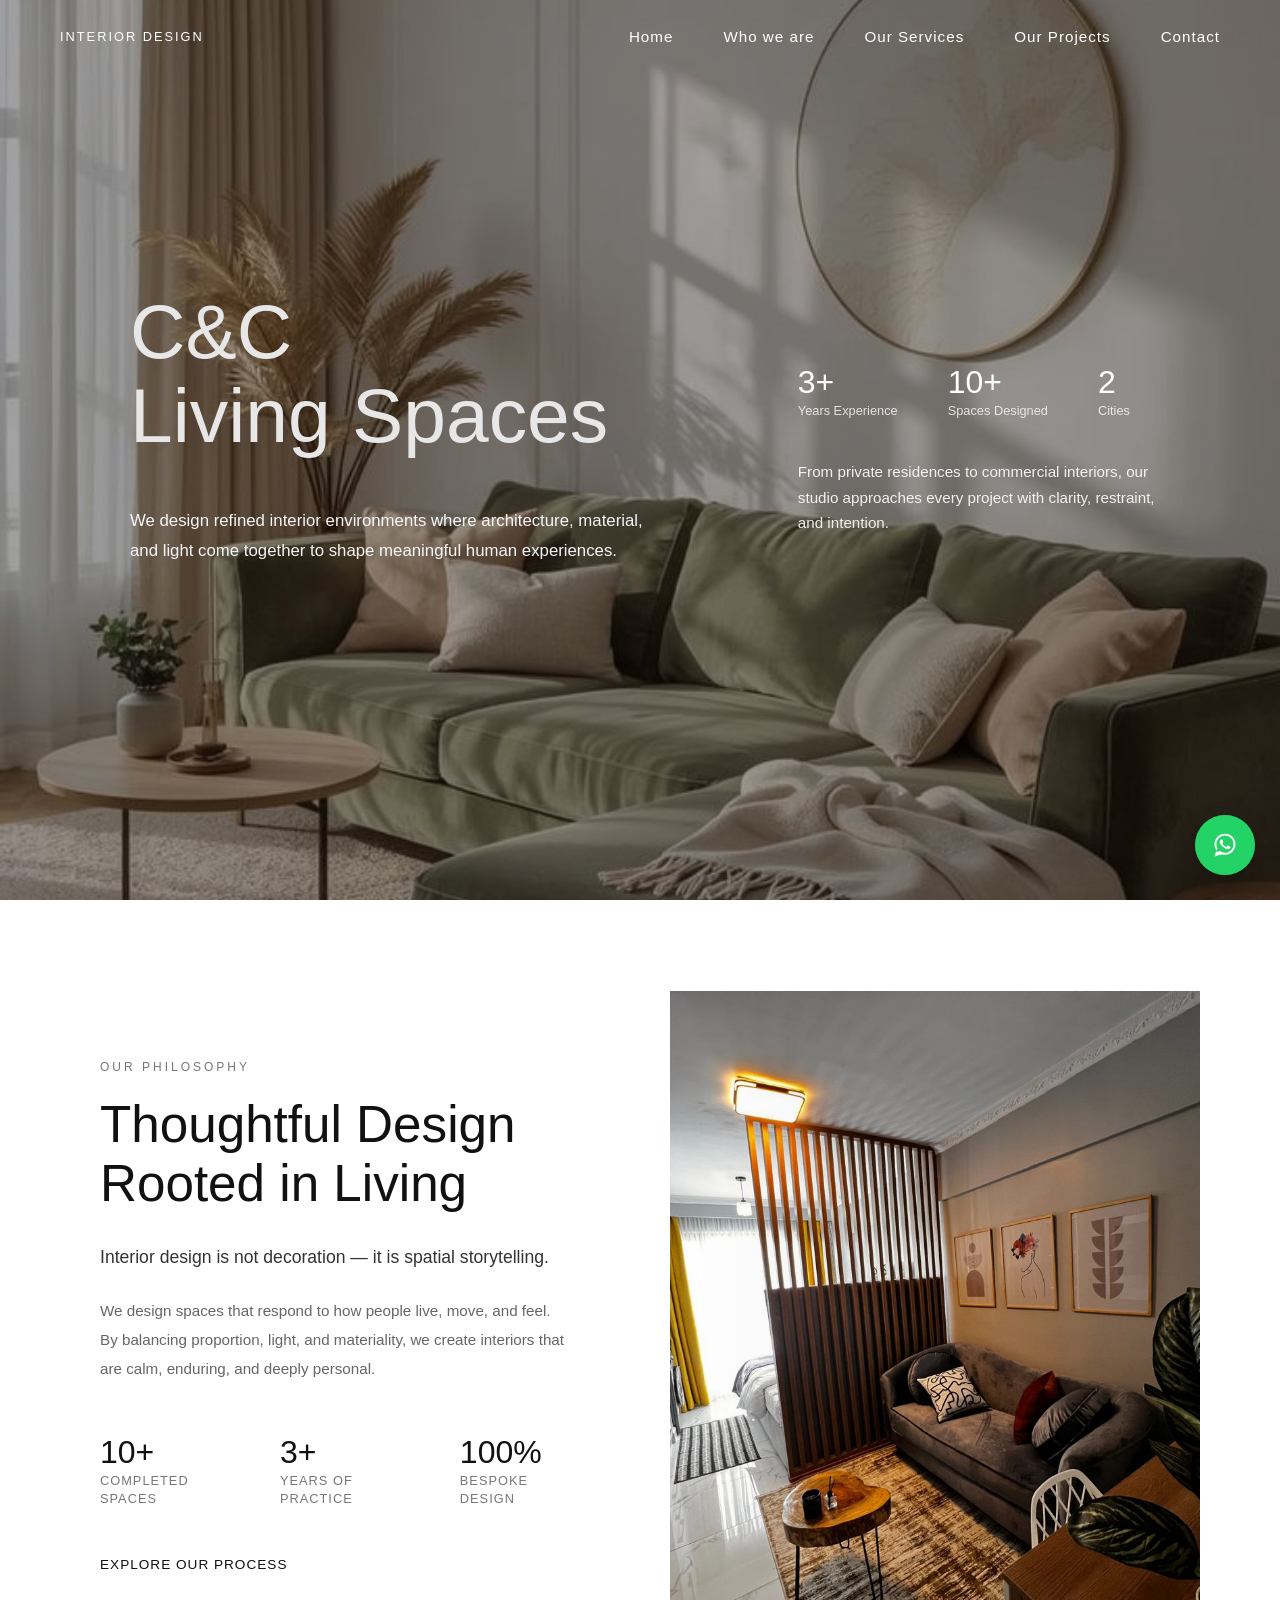
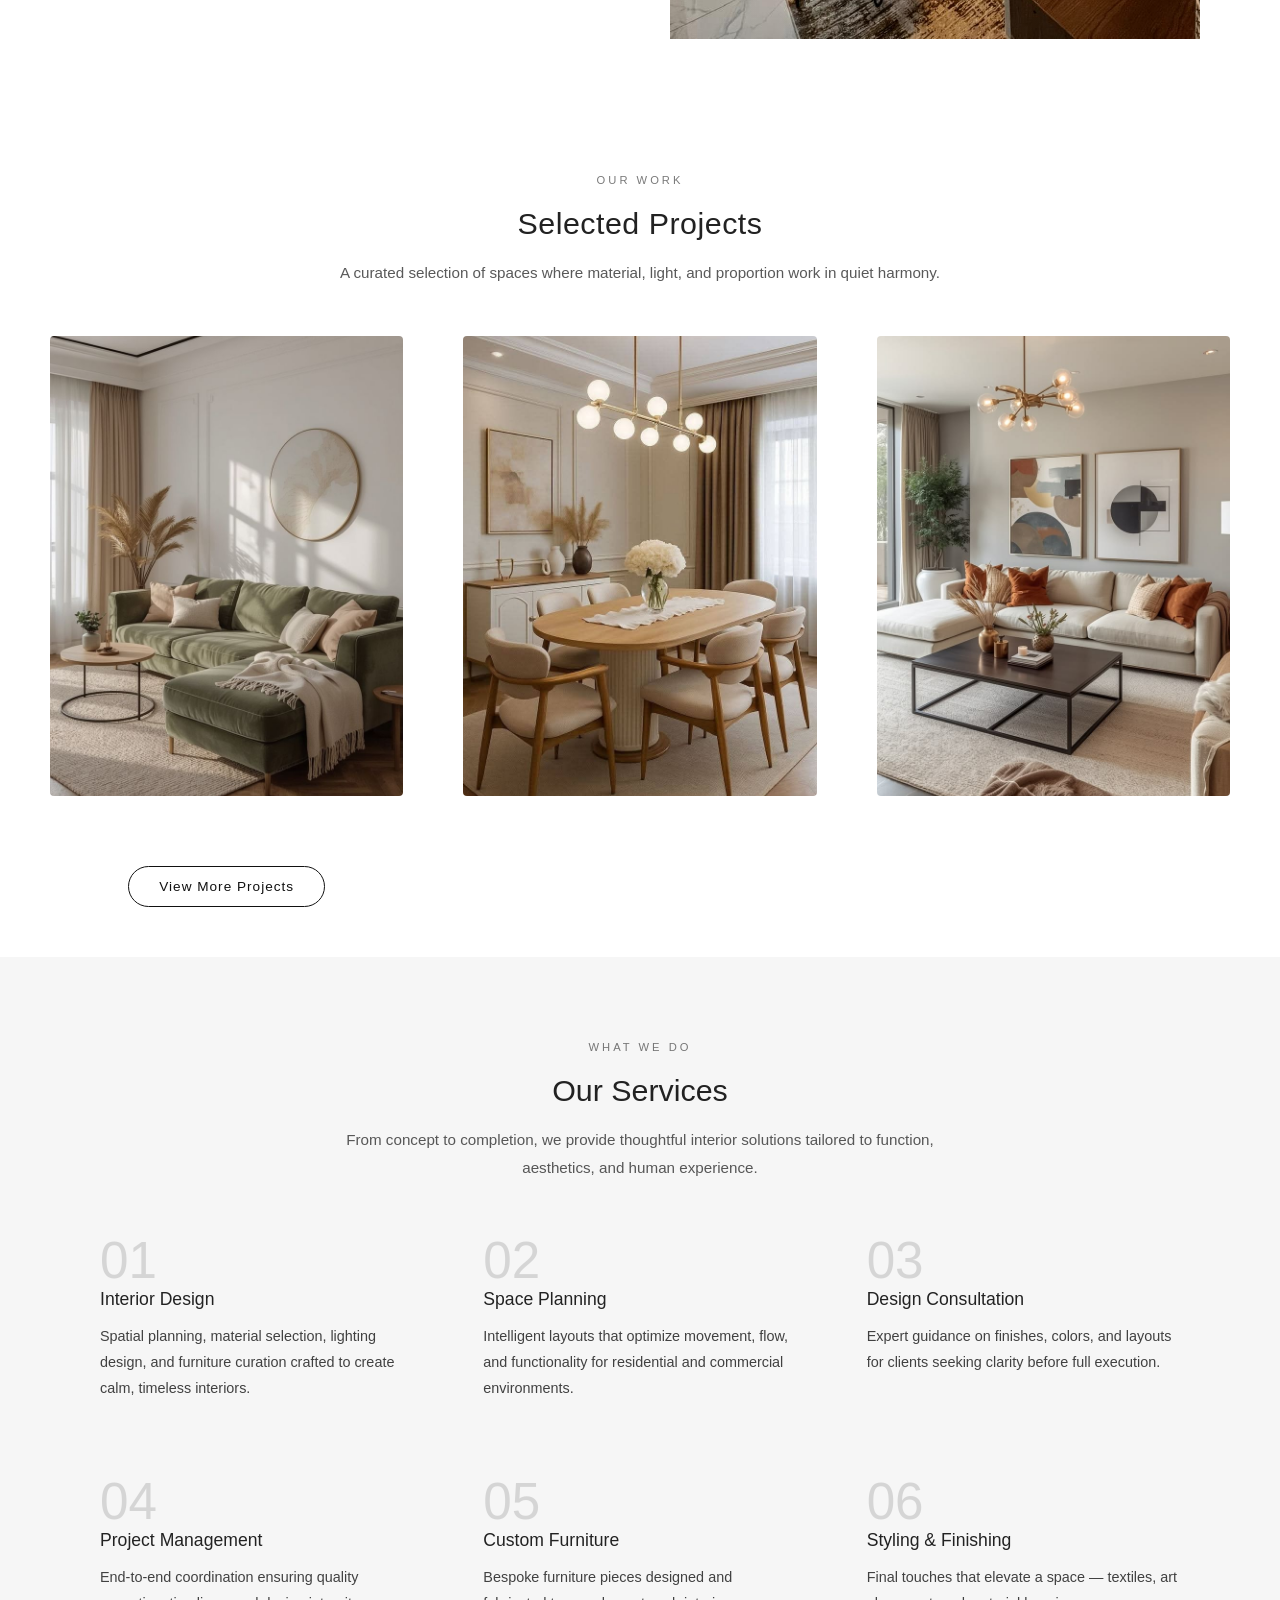
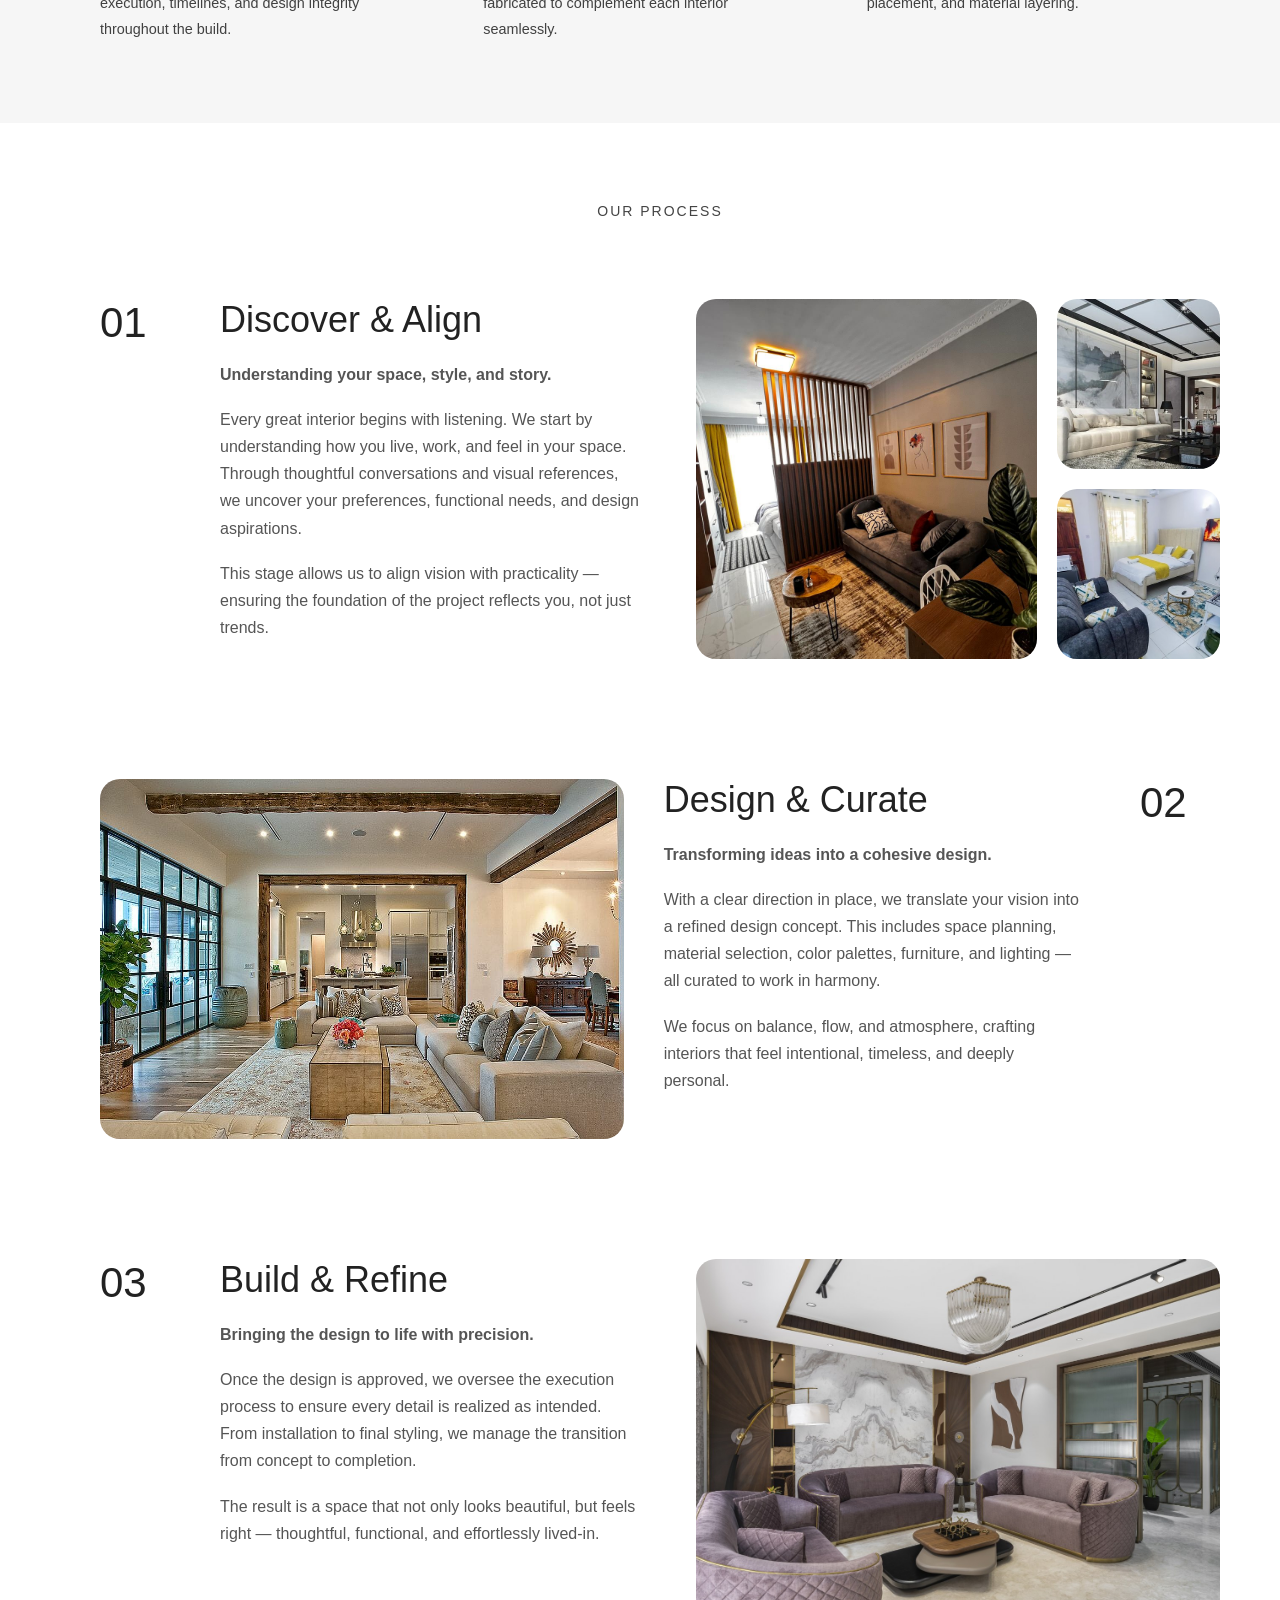
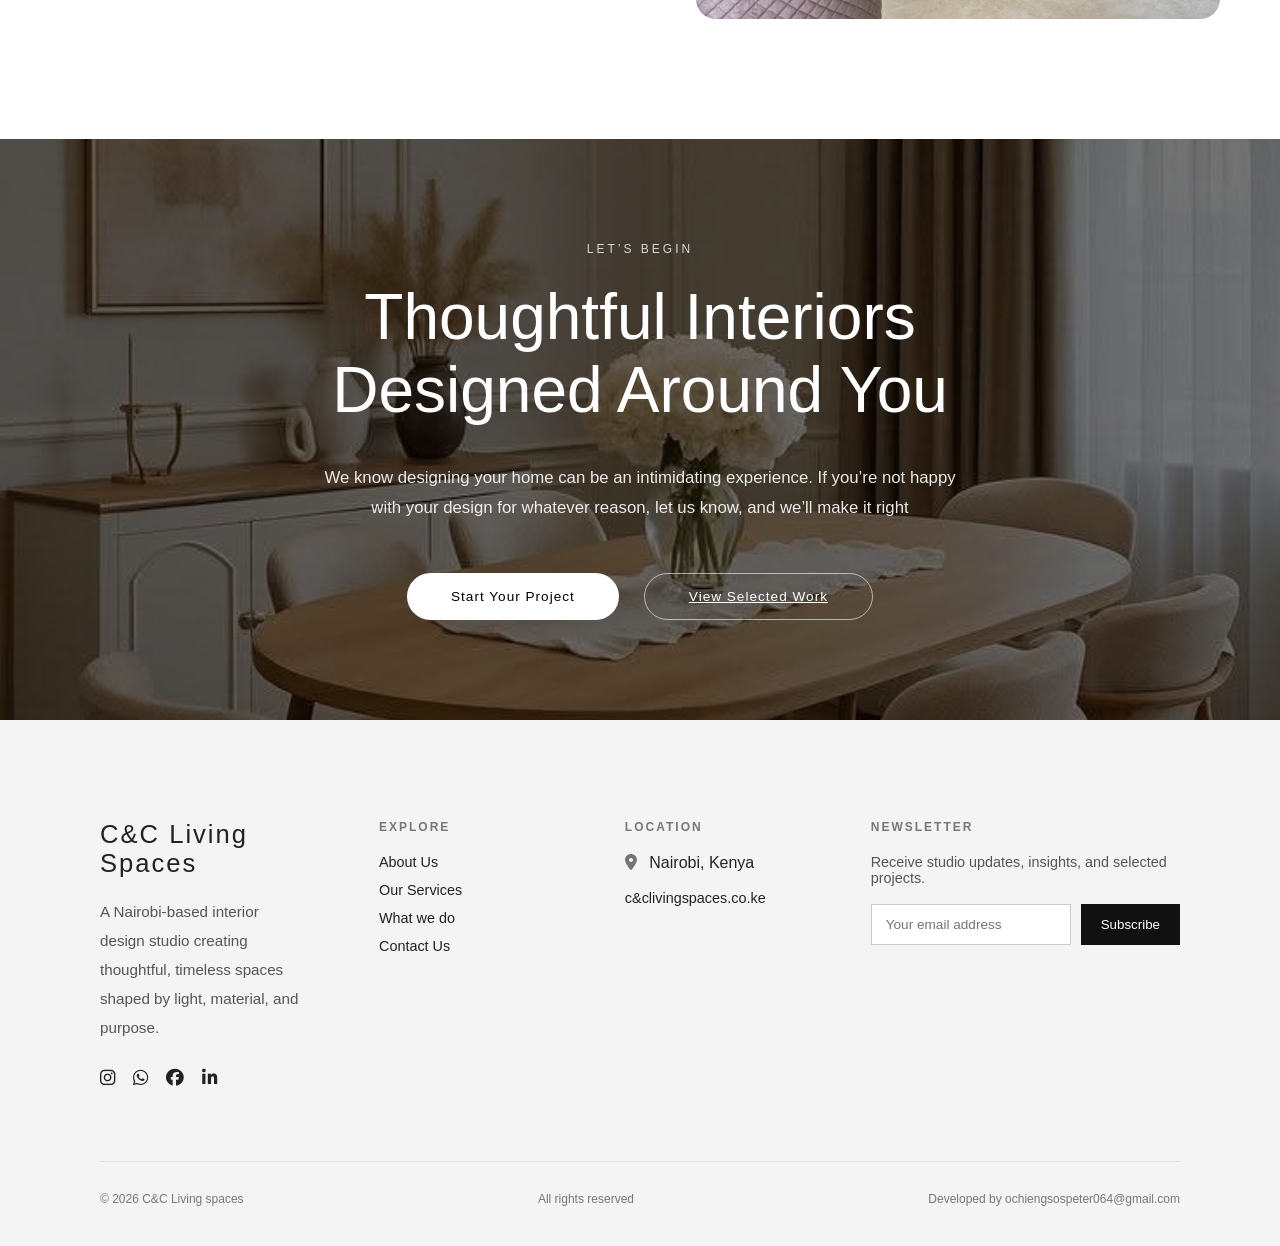
<file: index.html>
<!DOCTYPE html>
<html lang="en">
<head>
  <meta charset="UTF-8" />
  <title>C&C LIVING SPACES — Interior Design</title>
  <meta name="viewport" content="width=device-width, initial-scale=1.0" />

  <!-- Font Awesome -->
  <link
    rel="stylesheet"
    href="https://cdnjs.cloudflare.com/ajax/libs/font-awesome/6.4.0/css/all.min.css"
  />

  <link rel="stylesheet" href="Home.css" />
</head>

<body>

<header class="navbar" id="navbar">
  <div class="nav-container">
    <div class="logo">Interior Design</div>

    <div class="menuToggle" id="menuToggle">
      <span></span>
      <span></span>
      <span></span>
    </div>
    
<div class="nav-overlay"></div>
    
    <nav class="nav-links">
      <a href="#" class="nav-link">Home</a>
      <a href="About/about.html" class="nav-link">Who we are</a>
      <a href="Services page/services.html" class="nav-link">Our Services</a>
      <a href="Projects/Projects.html" class="nav-link">Our Projects</a>
      <a href="Contact/contact.html" class="nav-link">Contact</a>
    </nav>
  </div>
</header>

<!-- HERO -->
<section class="hero">
  <div class="hero-grid">

    <!-- LEFT CONTENT -->
    <div class="hero-left">

      <h1>
        C&C<br>
        Living Spaces
      </h1></br>

      <p class="hero-description">
        We design refined interior environments where architecture,
        material, and light come together to shape meaningful human experiences.
      </p>

    </div>

    <!-- RIGHT CONTENT -->
    <div class="hero-right">
      <div class="hero-meta">
        <div>
          <h3>3+</h3>
          <span>Years Experience</span>
        </div>

        <div>
          <h3>10+</h3>
          <span>Spaces Designed</span>
        </div>

        <div>
          <h3>2</h3>
          <span>Cities</span>
        </div>
      </div>

      <p class="hero-side-text">
        From private residences to commercial interiors,
        our studio approaches every project with clarity,
        restraint, and intention.
      </p>
    </div>

  </div>

</section>

<!-- INTRO -->
<section class="intro-section reveal">

  <div class="intro-text">
    <span class="intro-eyebrow">Our Philosophy</span>

    <h2>
      Thoughtful Design <br />
      Rooted in Living
    </h2>

    <p class="intro-lead">
      Interior design is not decoration — it is spatial storytelling.
    </p>

    <p class="intro-body">
      We design spaces that respond to how people live, move, and feel.
      By balancing proportion, light, and materiality, we create interiors
      that are calm, enduring, and deeply personal.
    </p>

    <!-- STATS -->
    <div class="intro-stats">
      <div class="stat">
        <h3>10+</h3>
        <span>Completed Spaces</span>
      </div>
      <div class="stat">
        <h3>3+</h3>
        <span>Years of Practice</span>
      </div>
      <div class="stat">
        <h3>100%</h3>
        <span>Bespoke Design</span>
      </div>
    </div>

    <a href="#process" class="intro-link">Explore our process</a>
  </div>

  <div class="intro-image reveal">
    <div class="image-overlay"></div>
  </div>

</section>

<!-- selected projects-->
  <section class="homeprojects" id="homeprojects">

  <!-- section header -->
  <div class="homeprojects-header">
    <span class="section-eyebrow">Our Work</span>
    <h2>Selected Projects</h2>
    <p class="section-intro">
      A curated selection of spaces where material, light, and proportion
      work in quiet harmony.
    </p>
  </div>

  <!-- projects -->
  <div class="homeprojects-grid">

    <article class="homeproject-card">
      <img src="Assets/project1.jpeg" alt="Westlands Residence">

      <div class="homeproject-overlay">
        <span class="homeproject-index">01</span>

        <div class="homeproject-info">
          <h3>Living Room</h3>
          <p class="homeproject-meta">Residential · Coast</p>
          <p class="homeproject-desc">
            <i>Design Style:</i> Scandinavian mixed with Japanese minimalism.<br>
            A warm, minimal family home focused on daylight, warm wood tones,
            natural textures, and spatial calm.<br>
            We emphasized clean lines, functional layouts, and a neutral palette to create a serene living environment that feels both modern and timeless.
            Perfect for everyday comfort.
          </p>
        </div>

      </div>
    </article>

    <article class="homeproject-card">
      <img src="Assets/project2.jpeg" alt="Studio Office">

      <div class="homeproject-overlay">
        <span class="homeproject-index">02</span>

        <div class="homeproject-info">
          <h3>Dining Area</h3>
          <p class="homeproject-meta"> Residential · Diani</p>
          <p class="homeproject-desc">
            <i>Design Style:</i> Modern classic with a touch of rustic charm.<br>
            A cozy, inviting dining space that blends traditional
            elements with modern comfort. Natural wood, soft lighting,
            and a warm color palette create a welcoming atmosphere for family meals and gatherings.
          </p>
        </div>

      </div>
    </article>

    <article class="homeproject-card">
      <img src="Assets/project8.jpeg" alt="Hotel Lobby">

      <div class="homeproject-overlay">
        <span class="homeproject-index">03</span>

        <div class="homeproject-info">
          <h3>Living Room</h3>
          <p class="homeproject-meta">Residential · Coast</p>
          <p class="homeproject-desc">
            <i>Design Style:</i> Coastal modern with natural textures.<br>
            A serene coastal retreat that brings the outdoors in.
            Light, airy, and focused on natural materials like rattan,
            linen, and driftwood-inspired accents. <br>
            The design emphasizes comfort and relaxation, perfect for unwinding by the sea.
          </p>
        </div>

      </div>
    </article>

     <a href="Projects/Projects.html" class="more-projects">
         View More Projects
      </a>

  </div>

</section>

<!-- services -->
<section class="services" id="services">

  <div class="services-header">
    <span class="section-eyebrow">What We Do</span>
    <h2>Our Services</h2>
    <p class="section-intro">
      From concept to completion, we provide thoughtful interior solutions
      tailored to function, aesthetics, and human experience.
    </p>
  </div>

  <div class="services-grid">

    <article class="service-card">
      <span class="service-index">01</span></br>

      <h3>Interior Design</h3>
      <p>
        Spatial planning, material selection, lighting design, and furniture
        curation crafted to create calm, timeless interiors.
      </p>
    </article>

    <article class="service-card">
      <span class="service-index">02</span></br>

      <h3>Space Planning</h3>
      <p>
        Intelligent layouts that optimize movement, flow, and functionality
        for residential and commercial environments.
      </p>
    </article>

    <article class="service-card">
      <span class="service-index">03</span></br>
      <h3>Design Consultation</h3>
      <p>
        Expert guidance on finishes, colors, and layouts for clients
        seeking clarity before full execution.
      </p>
    </article>

    <article class="service-card">
      <span class="service-index">04</span></br>
      <h3>Project Management</h3>
      <p>
        End-to-end coordination ensuring quality execution,
        timelines, and design integrity throughout the build.
      </p>
    </article>

    <article class="service-card">
      <span class="service-index">05</span></br>
      <h3>Custom Furniture</h3>
      <p>
        Bespoke furniture pieces designed and fabricated to
        complement each interior seamlessly.
      </p>
    </article>

    <article class="service-card">
      <span class="service-index">06</span></br>
      <h3>Styling & Finishing</h3>
      <p>
        Final touches that elevate a space — textiles,
        art placement, and material layering.
      </p>
    </article>

  </div>

</section>

<!-- PROCESS -->
<section class="our-process" id="process">

  <div class="process-title">
    <span>OUR PROCESS</span>
  </div>

  <!-- STEP 1 -->
  <div class="process-row">
    <div class="process-number">01</div>

    <div class="process-text">
      <h2>Discover & Align</h2>
      <p><b>Understanding your space, style, and story.</b></p><br>
      <p>
        Every great interior begins with listening. We start by understanding how you live, work, and feel in your space. Through thoughtful conversations and visual references, we uncover your preferences, functional needs, and design aspirations.
      </p><br>
      <p>This stage allows us to align vision with practicality — ensuring the foundation of the project reflects you, not just trends.</p>
    </div>

    <div class="process-media">
      <img src="Assets/project7.jpg" class="main-img" alt="">
      <div class="side-images">
        <img src="Assets/project4.jpg" alt="">
        <img src="Assets/project6.png" alt="">
      </div>
    </div>
  </div>

  <!-- STEP 2 -->
  <div class="process-row reverse">
    <div class="process-number">02</div>

    <div class="process-text">
      <h2>Design & Curate</h2>
      <p><b>Transforming ideas into a cohesive design.</b></p></br>
      <p>
        With a clear direction in place, we translate your vision into a refined design concept. This includes space planning, material selection, color palettes, furniture, and lighting — all curated to work in harmony.
      </p></br>
      <p>We focus on balance, flow, and atmosphere, crafting interiors that feel intentional, timeless, and deeply personal.</p>
    </div>

    <div class="process-media">
      <img src="Assets/project5.jpeg" class="single-img" alt="">
    </div>
  </div>

  <!-- STEP 3 -->
  <div class="process-row">
    <div class="process-number">03</div>

    <div class="process-text">
      <h2>Build & Refine</h2>
      <p><b>Bringing the design to life with precision.</b></p></br>
      <p>
        Once the design is approved, we oversee the execution process to ensure every detail is realized as intended. From installation to final styling, we manage the transition from concept to completion.
      </p></br>
      <p>The result is a space that not only looks beautiful, but feels right — thoughtful, functional, and effortlessly lived-in.</p>
    </div>

    <div class="process-media">
      <img src="Assets/project3.jpg" class="single-img" alt="">
    </div>
  </div>

</section>

<!-- CTA -->
<section class="cta-section">

  <div class="cta-overlay"></div>

  <div class="cta-inner fade-in">
    <span class="cta-eyebrow">Let’s Begin</span>

    <h2>
      Thoughtful Interiors<br>
      Designed Around You
    </h2>

    <p>
      We know designing your home can be an intimidating experience. If you’re not happy with your design for whatever reason, let us know, and we’ll make it right
    </p>

    <div class="cta-actions">
      <button class="cta-btn primary" id="openModal">
        Start Your Project
      </button>
      <a href="#homeprojects" class="cta-btn outline">
        View Selected Work
      </a>
    </div>
  </div>

</section>

<!-- MODAL -->
<div class="modal" id="contactModal">
  <div class="modal-content">

    <h2>Start a Project</h2>
    <p>Tell us about your space and vision.</p>

    <form action="https://formsubmit.co/cynthiamaina528@gmail.com" method="POST">

      <input type="hidden" name="_subject" value="New Project Inquiry - C&C Living Spaces">
      <input type="hidden" name="_captcha" value="false">

      <input type="text" name="Name" placeholder="Full Name" required>
      <input type="email" name="Email" placeholder="Email Address" required>
      <input type="tel" name="Phone" placeholder="Phone Number">

      <select title="Service Type" name="Service Type" required>
        <option value="">Select Service</option>
        <option>Interior Design</option>
        <option>Space Planning</option>
        <option>Consultation</option>
        <option>Project Management</option>
        <option>Custom Furniture</option>
      </select>

      <textarea title="Project Details" name="Project Details" placeholder="Tell us about your project..." rows="4"></textarea>

      <button type="submit" class="send-btn">Send Inquiry</button>
      <button type="button" class="close-modal">Close</button>
    </form>
  </div>
</div>

<!-- FOOTER -->
<footer class="footer fade-in">

  <div class="footer-grid">

    <!-- BRAND -->
    <div class="footer-brand">
      <h3>C&C Living Spaces</h3>
      <p>
        A Nairobi-based interior design studio creating thoughtful,
        timeless spaces shaped by light, material, and purpose.
      </p>

      <div class="footer-socials">
        <a href="#"><i class="fab fa-instagram"></i></a>
        <a href="https://wa.me/254759880445?text=Hello%20C%26C%20Living%20Spaces,%20I’m%20interested%20in%20your%20services"><i class="fab fa-whatsapp"></i></a>
        <a href="#"><i class="fab fa-facebook"></i></a>
        <a href="#"><i class="fab fa-linkedin-in"></i></a>
      </div>
    </div>

    <!-- LINKS -->
    <div class="footer-links">
      <h4>Explore</h4>
      <a href="About/about.html">About Us</a>
      <a href="Services page/services.html">Our Services</a>
          <a href="Projects/Projects.html">What we do</a>
      <a href="Contact/contact.html">Contact Us</a>
    </div>

    <!-- CONTACT -->
    <div class="footer-contact">
      <h4>Location</h4>
      <p>
        <i class="fas fa-map-marker-alt"></i>
        Nairobi, Kenya
      </p></br>
      <p>
        <a href="mailto:studio@forma.co.ke">
          c&clivingspaces.co.ke
        </a>
      </p>
    </div>

    <!-- NEWSLETTER -->
    <div class="footer-newsletter">
      <h4>Newsletter</h4>
      <p>
        Receive studio updates, insights, and selected projects.
      </p>

      <form>
        <input type="email" placeholder="Your email address" required />
        <button type="submit">Subscribe</button>
      </form>
    </div>

  </div>

  <!-- BOTTOM -->
  <div class="footer-bottom">
    <span>© 2026 C&C Living spaces</span>
    <span>All rights reserved</span>
    <span>Developed by ochiengsospeter064@gmail.com</span>
  </div>

</footer>

<script src="Home.js"></script>

  <a rel="noopener noreferrer" href="https://wa.me/254759880445?text=Hello%20C%26C%20Living%20Spaces,%20I’m%20interested%20in%20your%20services"
   class="whatsapp-float"
   target="_blank"
   aria-label="Chat with us on WhatsApp">

  <svg viewBox="0 0 32 32" width="28" height="28">
    <path fill="white"
      d="M16.001 3C9.373 3 4 8.373 4 15c0 2.646.863 5.09 2.33 7.06L4 29l7.14-2.28A11.93 11.93 0 0016 27c6.627 0 12-5.373 12-12S22.628 3 16.001 3zm0 21.8c-1.984 0-3.85-.588-5.415-1.6l-.387-.245-4.24 1.355 1.385-4.133-.252-.402A9.77 9.77 0 016.2 15c0-5.403 4.397-9.8 9.8-9.8 5.403 0 9.8 4.397 9.8 9.8 0 5.403-4.397 9.8-9.8 9.8zm5.42-7.24c-.296-.148-1.752-.865-2.024-.964-.272-.099-.47-.148-.668.148-.197.296-.767.964-.94 1.162-.173.197-.346.222-.642.074-.296-.148-1.25-.46-2.382-1.466-.88-.784-1.474-1.75-1.646-2.046-.173-.296-.018-.456.13-.603.134-.133.296-.346.444-.519.148-.173.197-.296.296-.494.099-.197.05-.37-.025-.519-.074-.148-.668-1.611-.916-2.206-.241-.579-.486-.5-.668-.51l-.57-.01c-.197 0-.519.074-.791.37-.272.296-1.04 1.016-1.04 2.48s1.065 2.878 1.213 3.075c.148.197 2.096 3.2 5.08 4.486.71.306 1.263.489 1.695.626.712.226 1.36.194 1.872.118.571-.085 1.752-.716 2-1.408.247-.692.247-1.285.173-1.408-.074-.123-.272-.197-.568-.345z"/>
  </svg>
</a>

</a>

</body>
</html>
</file>
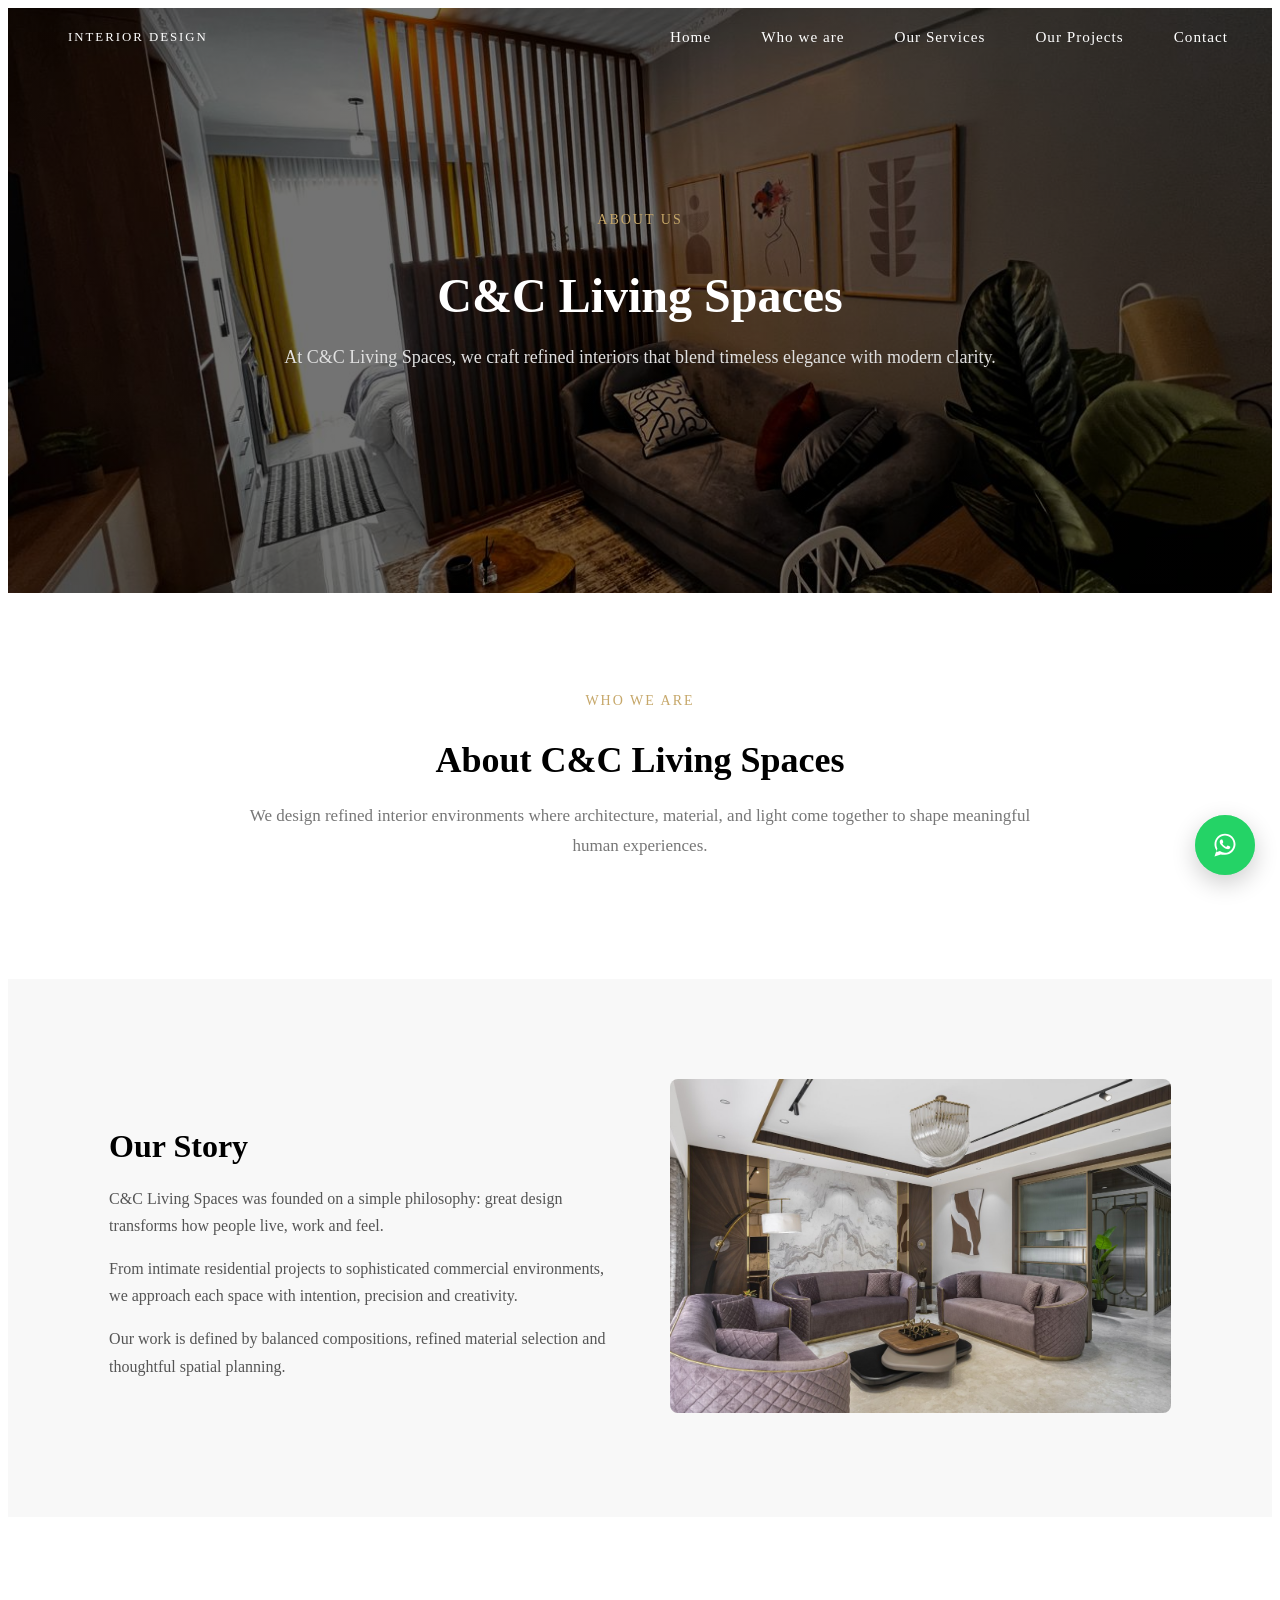
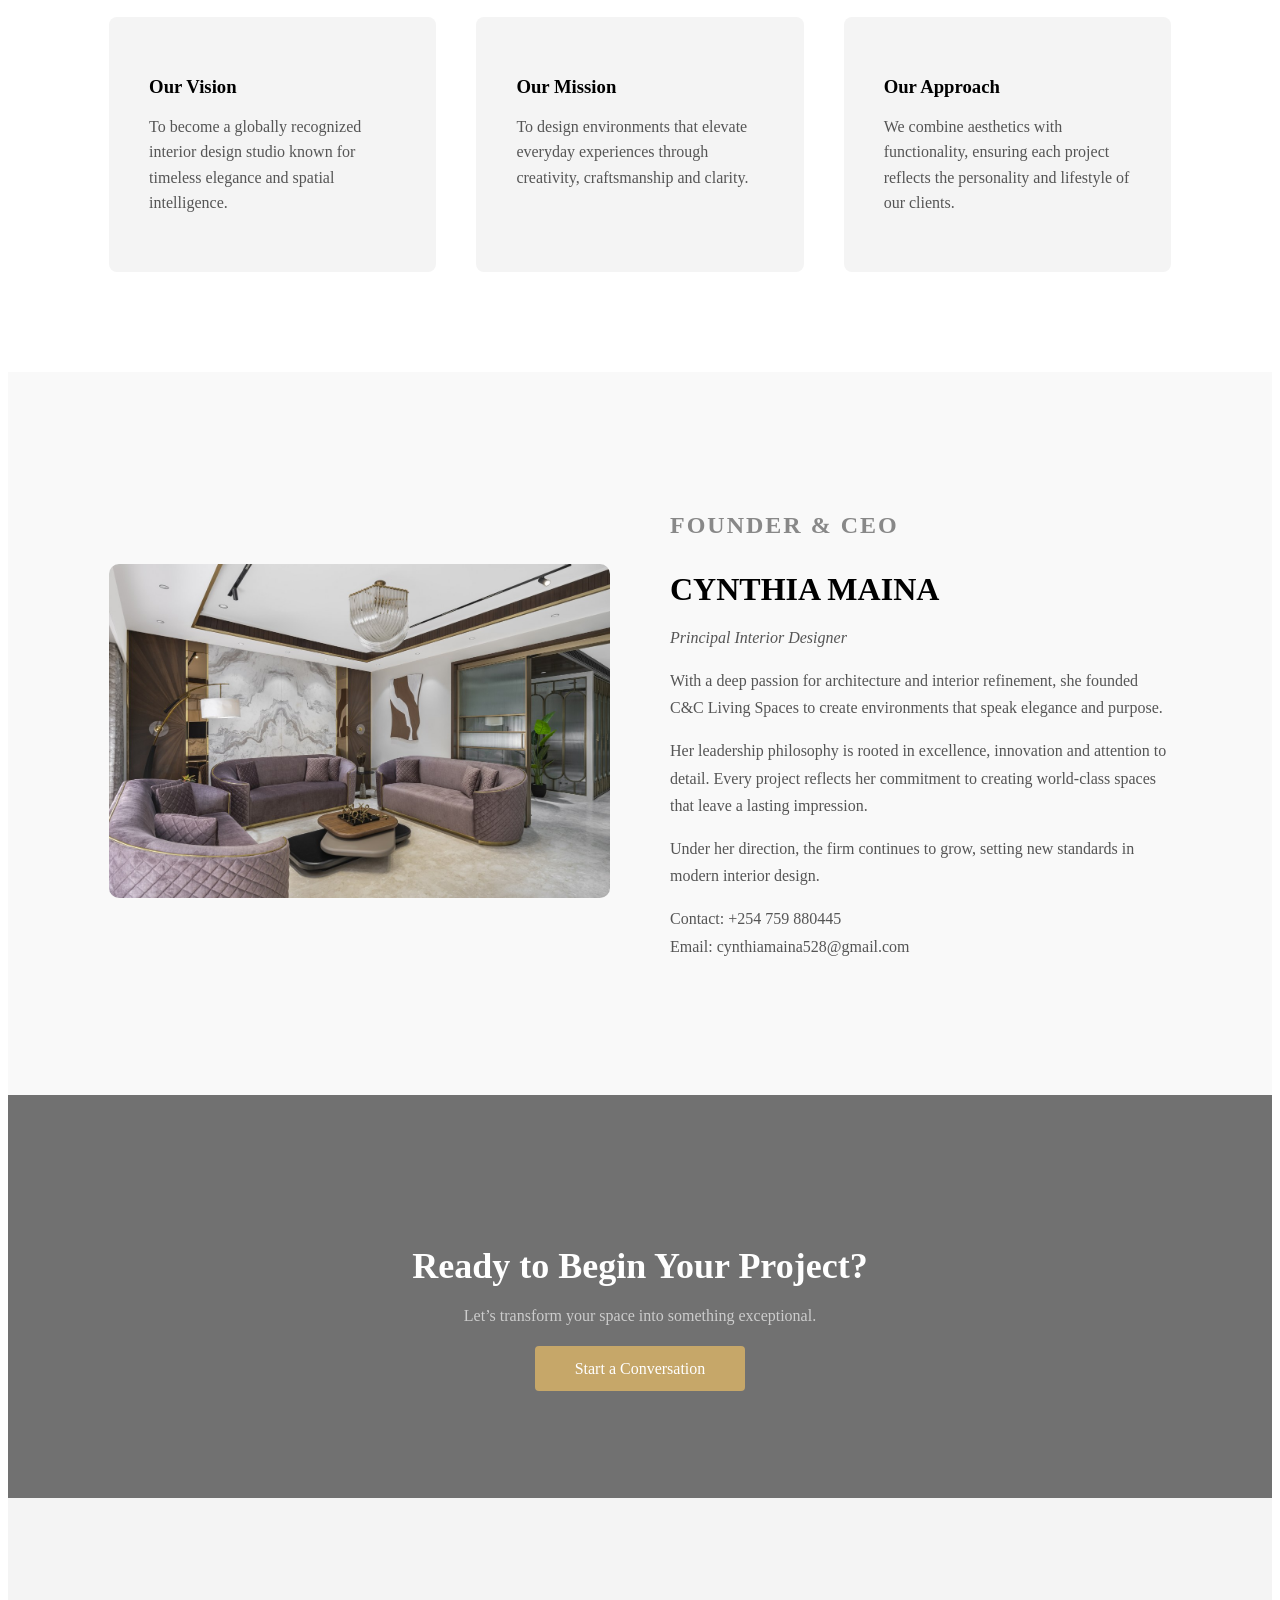
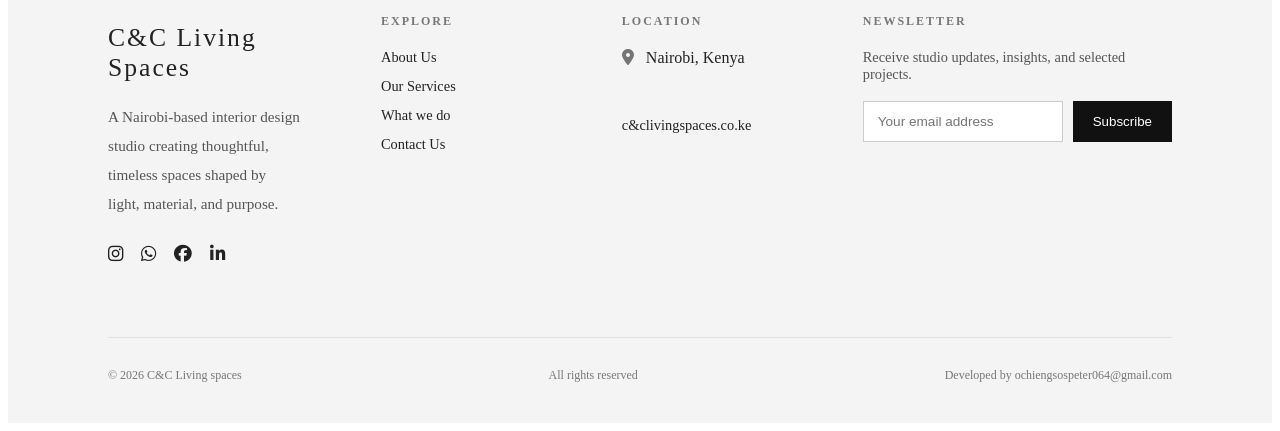
<file: About/about.html>
<!DOCTYPE html>
<html lang="en">
<head>
  <meta charset="UTF-8" />
  <meta name="viewport" content="width=device-width, initial-scale=1.0" />
  <title>About | C&C Living Spaces</title>

  <link
    rel="stylesheet"
    href="https://cdnjs.cloudflare.com/ajax/libs/font-awesome/6.4.0/css/all.min.css"
  />
  
  <link rel="stylesheet" href="about.css" />

   <!-- NAV IMPORT -->
  <header class="navbar" id="navbar">
  <div class="nav-container">
    <div class="logo">Interior Design</div>

    <div class="menuToggle" id="menuToggle">
      <span></span>
      <span></span>
      <span></span>
    </div>

<div class="nav-overlay"></div>
    
    <nav class="nav-links">
      <a href="../index.html" class="nav-link">Home</a>
      <a href="../About/about.html" class="nav-link">Who we are</a>
      <a href="../Services page/services.html" class="nav-link">Our Services</a>
      <a href="../Projects/Projects.html" class="nav-link">Our Projects</a>
      <a href="../Contact/contact.html" class="nav-link">Contact</a>
    </nav>
  </div>
</header>
</head>

<body>

   <!-- HERO -->
  <section class="about-hero">
    <div class="about-hero-content">
      <span class="section-eyebrow">About Us</span>
      <h1>C&C Living Spaces</h1>
      <p>
        At C&C Living Spaces, we craft refined interiors that blend
        timeless elegance with modern clarity.
      </p>
    </div>
  </section>

 <!-- INTRO -->
<section class="about-intro">
  <div class="about-intro-content">
    <span class="section-eyebrow">Who We are</span>
    <h2>About C&C Living Spaces</h2>
    <p class="section-intro">
      We design refined interior environments where architecture,
    material, and light come together to shape meaningful human experiences.
    </p>
  </div>
</section>

  <!-- STORY SECTION -->
  <section class="about-story">
    <div class="about-container">
      <div class="about-text">
        <h2>Our Story</h2>
        <p>
          C&C Living Spaces was founded on a simple philosophy:
          great design transforms how people live, work and feel.
        </p>
        <p>
          From intimate residential projects to sophisticated commercial
          environments, we approach each space with intention,
          precision and creativity.
        </p>
        <p>
          Our work is defined by balanced compositions, refined
          material selection and thoughtful spatial planning.
        </p>
      </div>

      <div class="about-image">
        <img src="../Assets/project3.jpg" alt="Interior Design">
      </div>
    </div>
  </section>

  <!-- VISION & VALUES -->
  <section class="about-values">
    <div class="values-container">
      <div class="value-card">
        <h3>Our Vision</h3>
        <p>
          To become a globally recognized interior design studio
          known for timeless elegance and spatial intelligence.
        </p>
      </div>

      <div class="value-card">
        <h3>Our Mission</h3>
        <p>
          To design environments that elevate everyday experiences
          through creativity, craftsmanship and clarity.
        </p>
      </div>

      <div class="value-card">
        <h3>Our Approach</h3>
        <p>
          We combine aesthetics with functionality, ensuring each
          project reflects the personality and lifestyle of our clients.
        </p>
      </div>
    </div>
  </section>

  <!-- CEO SECTION -->
  <section class="ceo-section">
    <div class="ceo-container">

      <div class="ceo-image">
        <img src="../Assets/project3.jpg" alt="CEO of C&C Living Spaces">
      </div>

      <div class="ceo-content">
        <h2>Founder & CEO</h2>
        <h3>CYNTHIA MAINA</h3>
        <p class="ceo-title">Principal Interior Designer</p>

        <p>
          With a deep passion for architecture and interior refinement,
          she founded C&C Living Spaces to create environments that
          speak elegance and purpose.
        </p>

        <p>
          Her leadership philosophy is rooted in excellence,
          innovation and attention to detail. Every project reflects
          her commitment to creating world-class spaces that
          leave a lasting impression.
        </p>

        <p>
          Under her direction, the firm continues to grow,
          setting new standards in modern interior design.
        </p>

        <p>
          Contact: +254 759 880445 <br>
          Email: cynthiamaina528@gmail.com
        </p>
      </div>

    </div>
  </section>

   <!-- CTA SECTION -->
  <section class="about-cta">
    <div class="about-cta-content">
      <h2>Ready to Begin Your Project?</h2>
      <p>
        Let’s transform your space into something exceptional.
      </p>
      <a href="../Contact/contact.html" class="cta-button">Start a Conversation</a>
    </div>
  </section>

  <!-- FOOTER IMPORT -->
  <footer class="footer fade-in">

  <div class="footer-grid">

    <!-- BRAND -->
    <div class="footer-brand">
      <h3>C&C Living Spaces</h3>
      <p>
        A Nairobi-based interior design studio creating thoughtful,
        timeless spaces shaped by light, material, and purpose.
      </p>

      <div class="footer-socials">
        <a href="#"><i class="fab fa-instagram"></i></a>
        <a href="#"><i class="fab fa-whatsapp"></i></a>
        <a href="#"><i class="fab fa-facebook"></i></a>
        <a href="#"><i class="fab fa-linkedin-in"></i></a>
      </div>
    </div>

    <!-- LINKS -->
    <div class="footer-links">
      <h4>Explore</h4>
      <a href="../About/about.html">About Us</a>
      <a href="../Services page/services.html">Our Services</a>
          <a href="../Projects/Projects.html">What we do</a>
      <a href="../Contact/contact.html">Contact Us</a>
    </div>

    <!-- CONTACT -->
    <div class="footer-contact">
      <h4>Location</h4>
      <p>
        <i class="fas fa-map-marker-alt"></i>
        Nairobi, Kenya
      </p></br>
      <p>
        <a href="mailto:studio@forma.co.ke">
          c&clivingspaces.co.ke
        </a>
      </p>
    </div>

    <!-- NEWSLETTER -->
    <div class="footer-newsletter">
      <h4>Newsletter</h4>
      <p>
        Receive studio updates, insights, and selected projects.
      </p>

      <form>
        <input type="email" placeholder="Your email address" required />
        <button type="submit">Subscribe</button>
      </form>
    </div>

  </div>

  <!-- BOTTOM -->
  <div class="footer-bottom">
    <span>© 2026 C&C Living spaces</span>
    <span>All rights reserved</span>
    <span>Developed by ochiengsospeter064@gmail.com</span>
  </div>

</footer>

  <script src="../Home.js"></script>
  <a rel="noopener noreferrer" target="_blank" href="https://wa.me/254759880445?text=Hello%20C%26C%20Living%20Spaces,%20I’m%20interested%20in%20your%20services"
   class="whatsapp-float"
   target="_blank"
   aria-label="Chat with us on WhatsApp">

  <svg viewBox="0 0 32 32" width="28" height="28">
    <path fill="white"
      d="M16.001 3C9.373 3 4 8.373 4 15c0 2.646.863 5.09 2.33 7.06L4 29l7.14-2.28A11.93 11.93 0 0016 27c6.627 0 12-5.373 12-12S22.628 3 16.001 3zm0 21.8c-1.984 0-3.85-.588-5.415-1.6l-.387-.245-4.24 1.355 1.385-4.133-.252-.402A9.77 9.77 0 016.2 15c0-5.403 4.397-9.8 9.8-9.8 5.403 0 9.8 4.397 9.8 9.8 0 5.403-4.397 9.8-9.8 9.8zm5.42-7.24c-.296-.148-1.752-.865-2.024-.964-.272-.099-.47-.148-.668.148-.197.296-.767.964-.94 1.162-.173.197-.346.222-.642.074-.296-.148-1.25-.46-2.382-1.466-.88-.784-1.474-1.75-1.646-2.046-.173-.296-.018-.456.13-.603.134-.133.296-.346.444-.519.148-.173.197-.296.296-.494.099-.197.05-.37-.025-.519-.074-.148-.668-1.611-.916-2.206-.241-.579-.486-.5-.668-.51l-.57-.01c-.197 0-.519.074-.791.37-.272.296-1.04 1.016-1.04 2.48s1.065 2.878 1.213 3.075c.148.197 2.096 3.2 5.08 4.486.71.306 1.263.489 1.695.626.712.226 1.36.194 1.872.118.571-.085 1.752-.716 2-1.408.247-.692.247-1.285.173-1.408-.074-.123-.272-.197-.568-.345z"/>
  </svg>
</a>
</body>
</html>
</file>
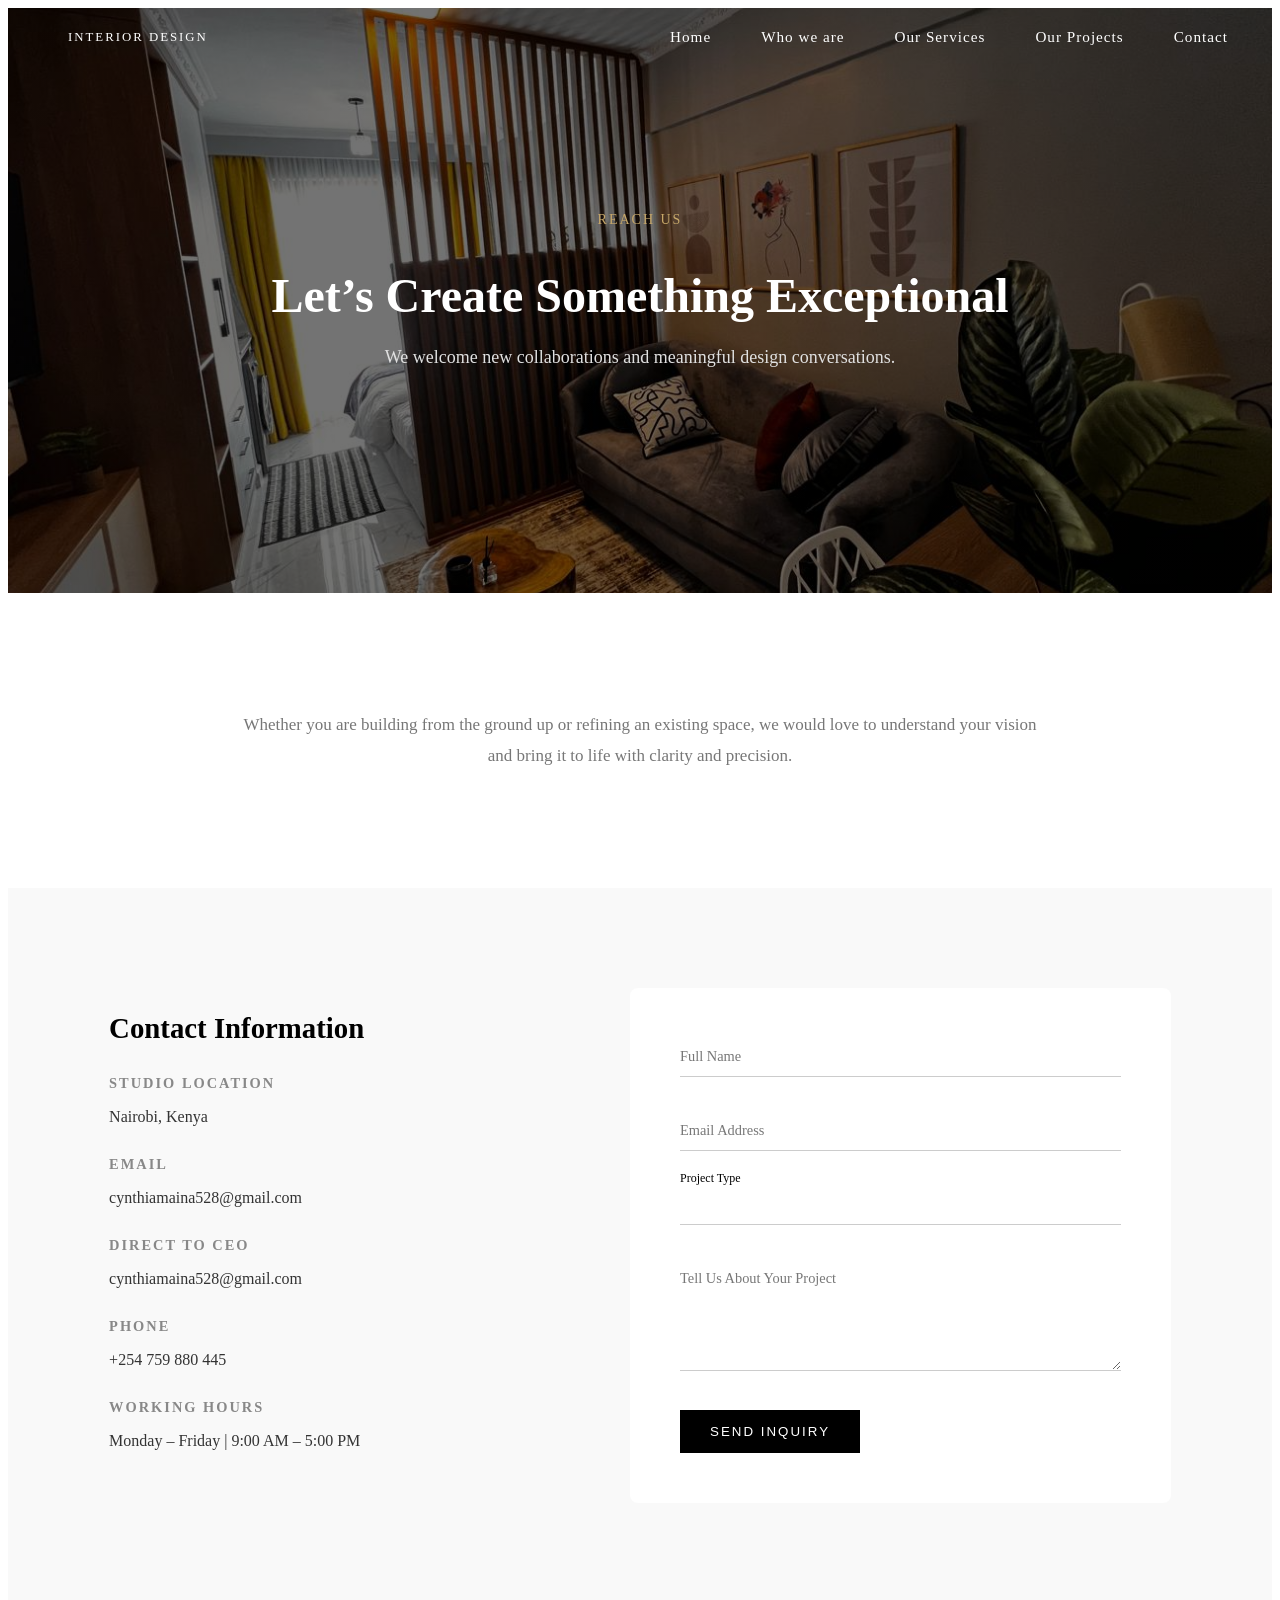
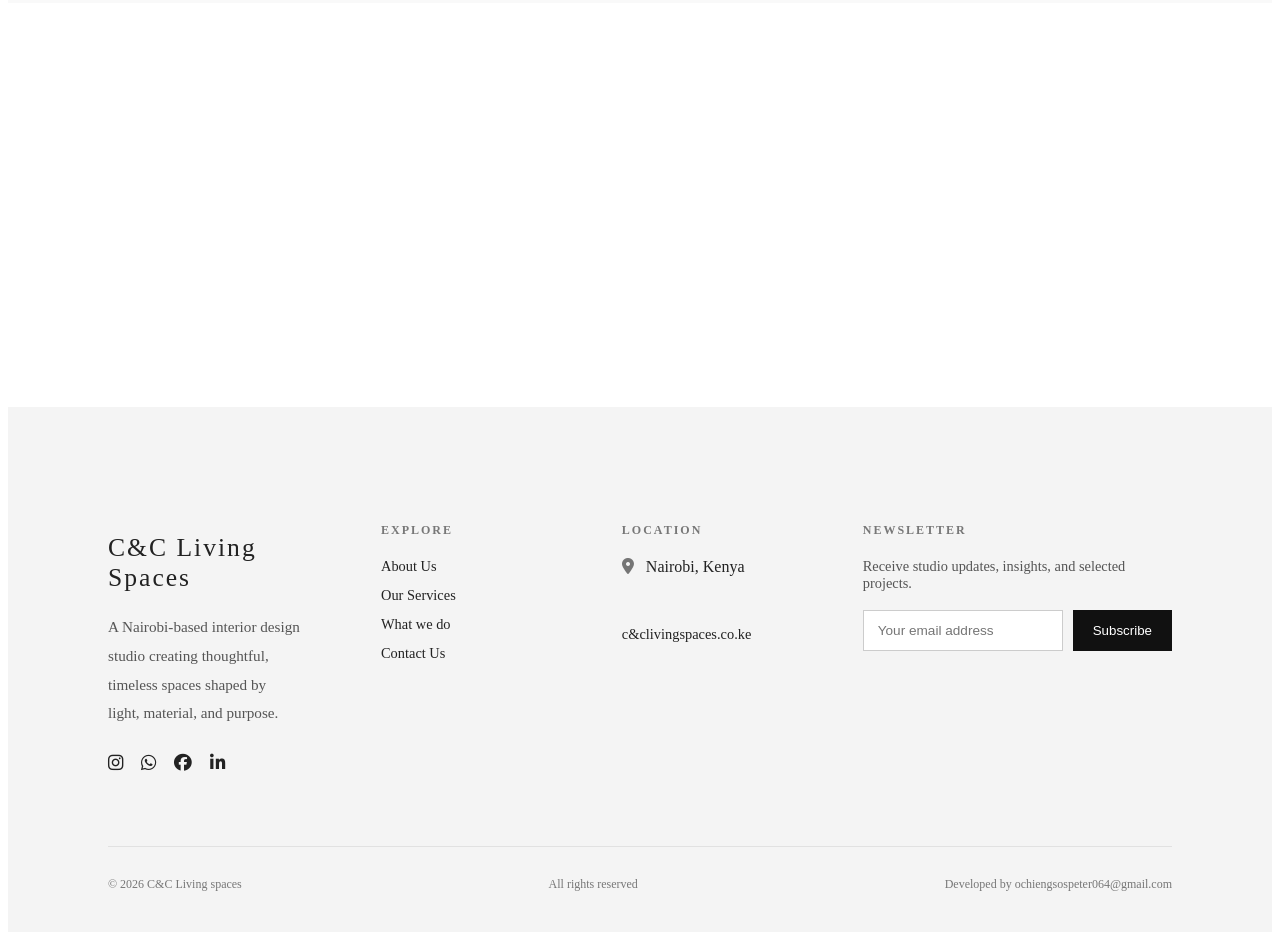
<file: Contact/contact.html>
<!DOCTYPE html>
<html lang="en">
<head>
  <meta charset="UTF-8" />
  <meta name="viewport" content="width=device-width, initial-scale=1.0" />
  <title>Contact | C&C Living Spaces</title>

  <link
    rel="stylesheet"
    href="https://cdnjs.cloudflare.com/ajax/libs/font-awesome/6.4.0/css/all.min.css"
  />
  
  <link rel="stylesheet" href="contact.css" />

    <!-- NAV -->
  <header class="navbar" id="navbar">
  <div class="nav-container">
    <div class="logo">Interior Design</div>

    <div class="menuToggle" id="menuToggle">
      <span></span>
      <span></span>
      <span></span>
    </div>

<div class="nav-overlay"></div>
    
    <nav class="nav-links">
      <a href="../index.html" class="nav-link">Home</a>
      <a href="../About/about.html" class="nav-link">Who we are</a>
      <a href="../Services page/services.html" class="nav-link">Our Services</a>
      <a href="../Projects/Projects.html" class="nav-link">Our Projects</a>
      <a href="../Contact/contact.html" class="nav-link">Contact</a>
    </nav>
  </div>
</header>
</head>

<body>

   <!-- HERO -->
  <section class="contact-hero">
    <div class="contact-hero-content">
      <span class="section-eyebrow">Reach Us</span>
      <h1>Let’s Create Something Exceptional</h1>
      <p>
        We welcome new collaborations and meaningful design conversations.
      </p>
    </div>
  </section>

    <!-- INTRO -->
<section class="contact-intro">
  <div class="contact-intro-content">
    <p class="section-intro">
      Whether you are building from the ground up or refining an existing space,
      we would love to understand your vision and bring it to life with clarity and precision.
    </p>
  </div>
</section>

  <!-- MAIN  -->
  <section class="contact-main">

    <!-- LEFT: DETAILS -->
    <div class="contact-details">
      <h2>Contact Information</h2>

      <div class="contact-item">
        <h4>Studio Location</h4>
        <p>Nairobi, Kenya</p>
      </div>

      <div class="contact-item">
        <h4>Email</h4>
        <p>cynthiamaina528@gmail.com</p>
      </div>

      <div class="contact-item">
        <h4>Direct to CEO</h4>
        <p>cynthiamaina528@gmail.com</p>
      </div>

      <div class="contact-item">
        <h4>Phone</h4>
        <p>+254 759 880 445</p>
      </div>

      <div class="contact-item">
        <h4>Working Hours</h4>
        <p>Monday – Friday | 9:00 AM – 5:00 PM</p>
      </div>
    </div>

    <!-- RIGHT: FORM -->
    <div class="contact-form-wrapper">
      <form class="contact-form" action="https://formsubmit.co/cynthiamaina528@gmail.com" method="POST">
        <div class="form-group">
          <input title="Full Name" type="text" required />
          <label>Full Name</label>
        </div>

        <div class="form-group">
          <input title="Email Address" type="email" required />
          <label>Email Address</label>
        </div>

        <div class="form-group">
          <input title="Project Type" type="text" />
          <label>Project Type</label>
        </div>

        <div class="form-group">
          <textarea title="Project Details" rows="5" required></textarea>
          <label>Tell Us About Your Project</label>
        </div>

        <button type="submit" class="contact-btn">
          Send Inquiry
        </button>

      </form>
    </div>

  </section>

  <!-- MAP -->
  <section class="contact-map">
    <iframe 
      src="https://www.google.com/maps?q=Nairobi,Kenya&output=embed"
      loading="lazy">
    </iframe>
  </section>

  <!-- FOOTER IMPORT -->
  <footer class="footer fade-in">

  <div class="footer-grid">

    <!-- BRAND -->
    <div class="footer-brand">
      <h3>C&C Living Spaces</h3>
      <p>
        A Nairobi-based interior design studio creating thoughtful,
        timeless spaces shaped by light, material, and purpose.
      </p>

      <div class="footer-socials">
        <a href="#"><i class="fab fa-instagram"></i></a>
        <a href="#"><i class="fab fa-whatsapp"></i></a>
        <a href="#"><i class="fab fa-facebook"></i></a>
        <a href="#"><i class="fab fa-linkedin-in"></i></a>
      </div>
    </div>

    <!-- LINKS -->
    <div class="footer-links">
      <h4>Explore</h4>
      <a href="../About/about.html">About Us</a>
      <a href="../Services page/services.html">Our Services</a>
          <a href="../Projects/Projects.html">What we do</a>
      <a href="../Contact/contact.html">Contact Us</a>
    </div>

    <!-- CONTACT -->
    <div class="footer-contact">
      <h4>Location</h4>
      <p>
        <i class="fas fa-map-marker-alt"></i>
        Nairobi, Kenya
      </p></br>
      <p>
        <a href="mailto:studio@forma.co.ke">
          c&clivingspaces.co.ke
        </a>
      </p>
    </div>

    <!-- NEWSLETTER -->
    <div class="footer-newsletter">
      <h4>Newsletter</h4>
      <p>
        Receive studio updates, insights, and selected projects.
      </p>

      <form>
        <input type="email" placeholder="Your email address" required />
        <button type="submit">Subscribe</button>
      </form>
    </div>

  </div>

  <!-- BOTTOM -->
  <div class="footer-bottom">
    <span>© 2026 C&C Living spaces</span>
    <span>All rights reserved</span>
    <span>Developed by ochiengsospeter064@gmail.com</span>
  </div>

</footer>

  <script src="../Home.js"></script>
</body>
</html>
</file>
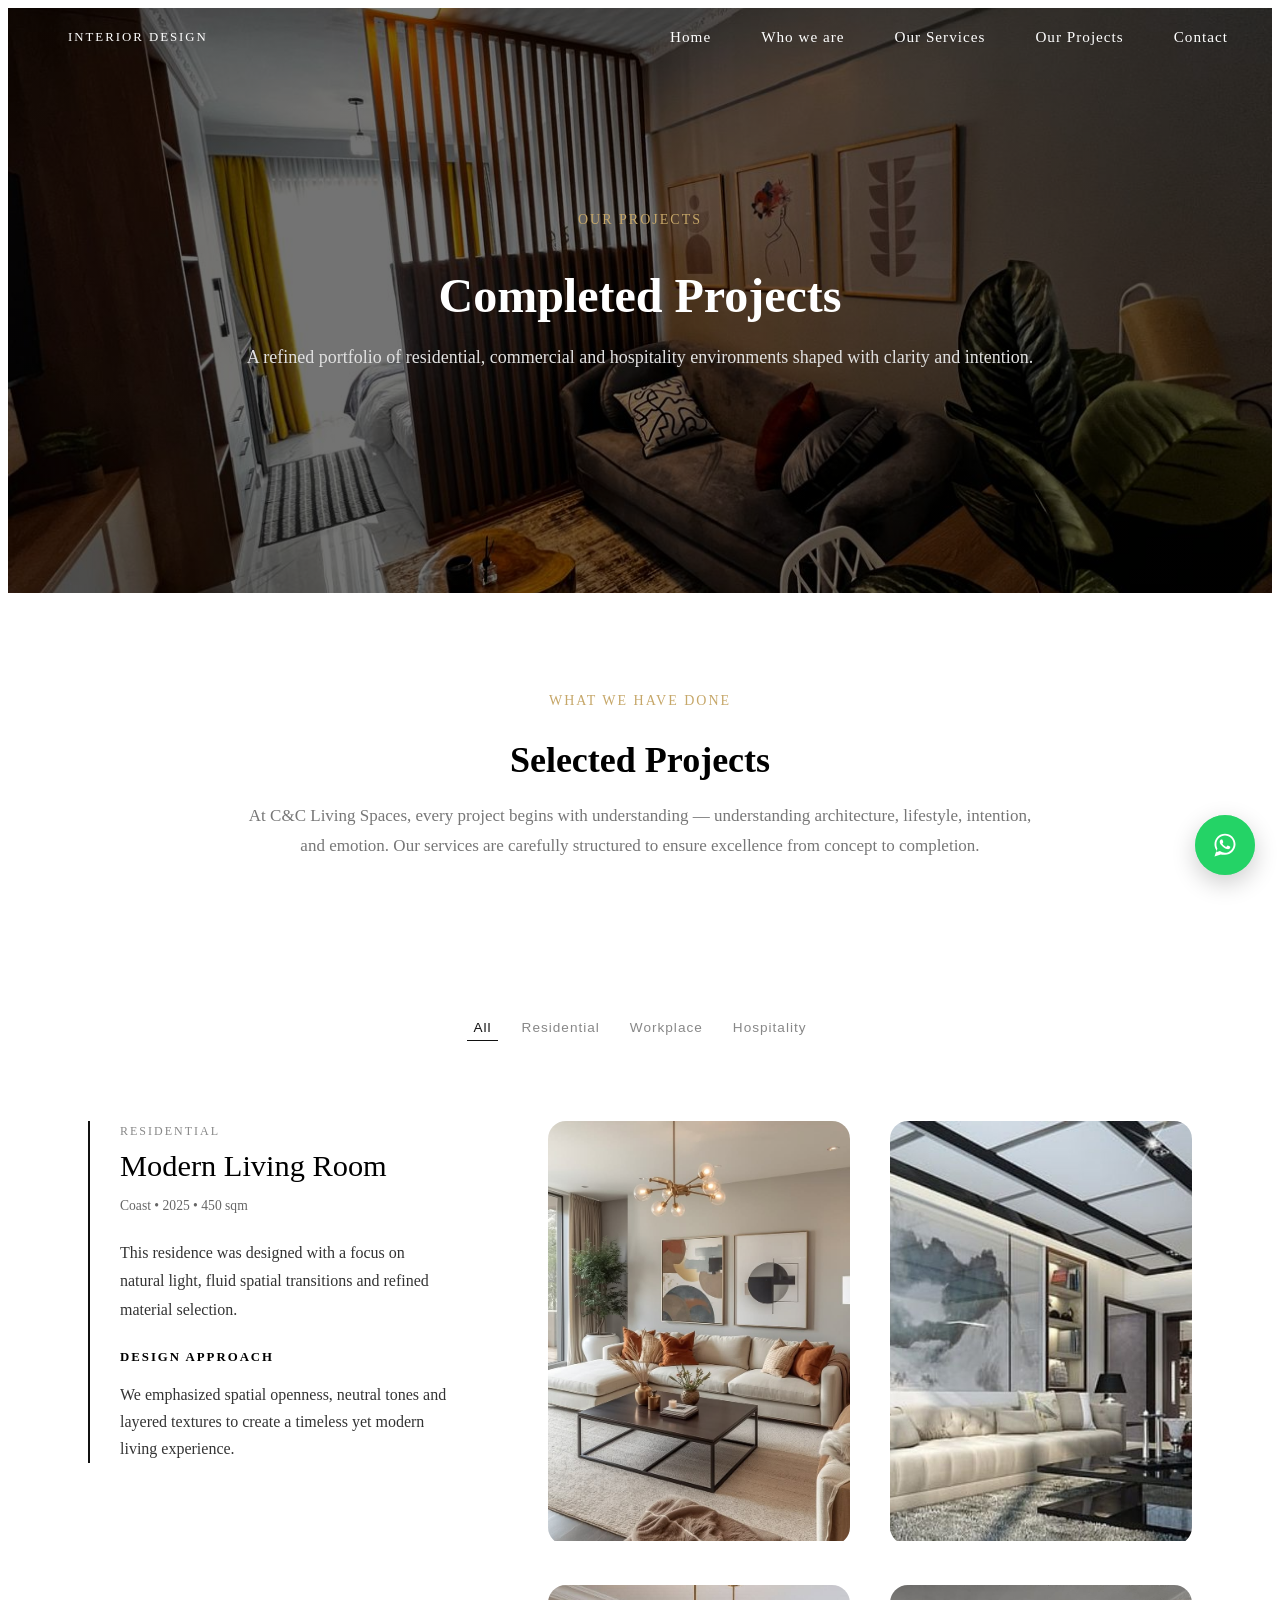
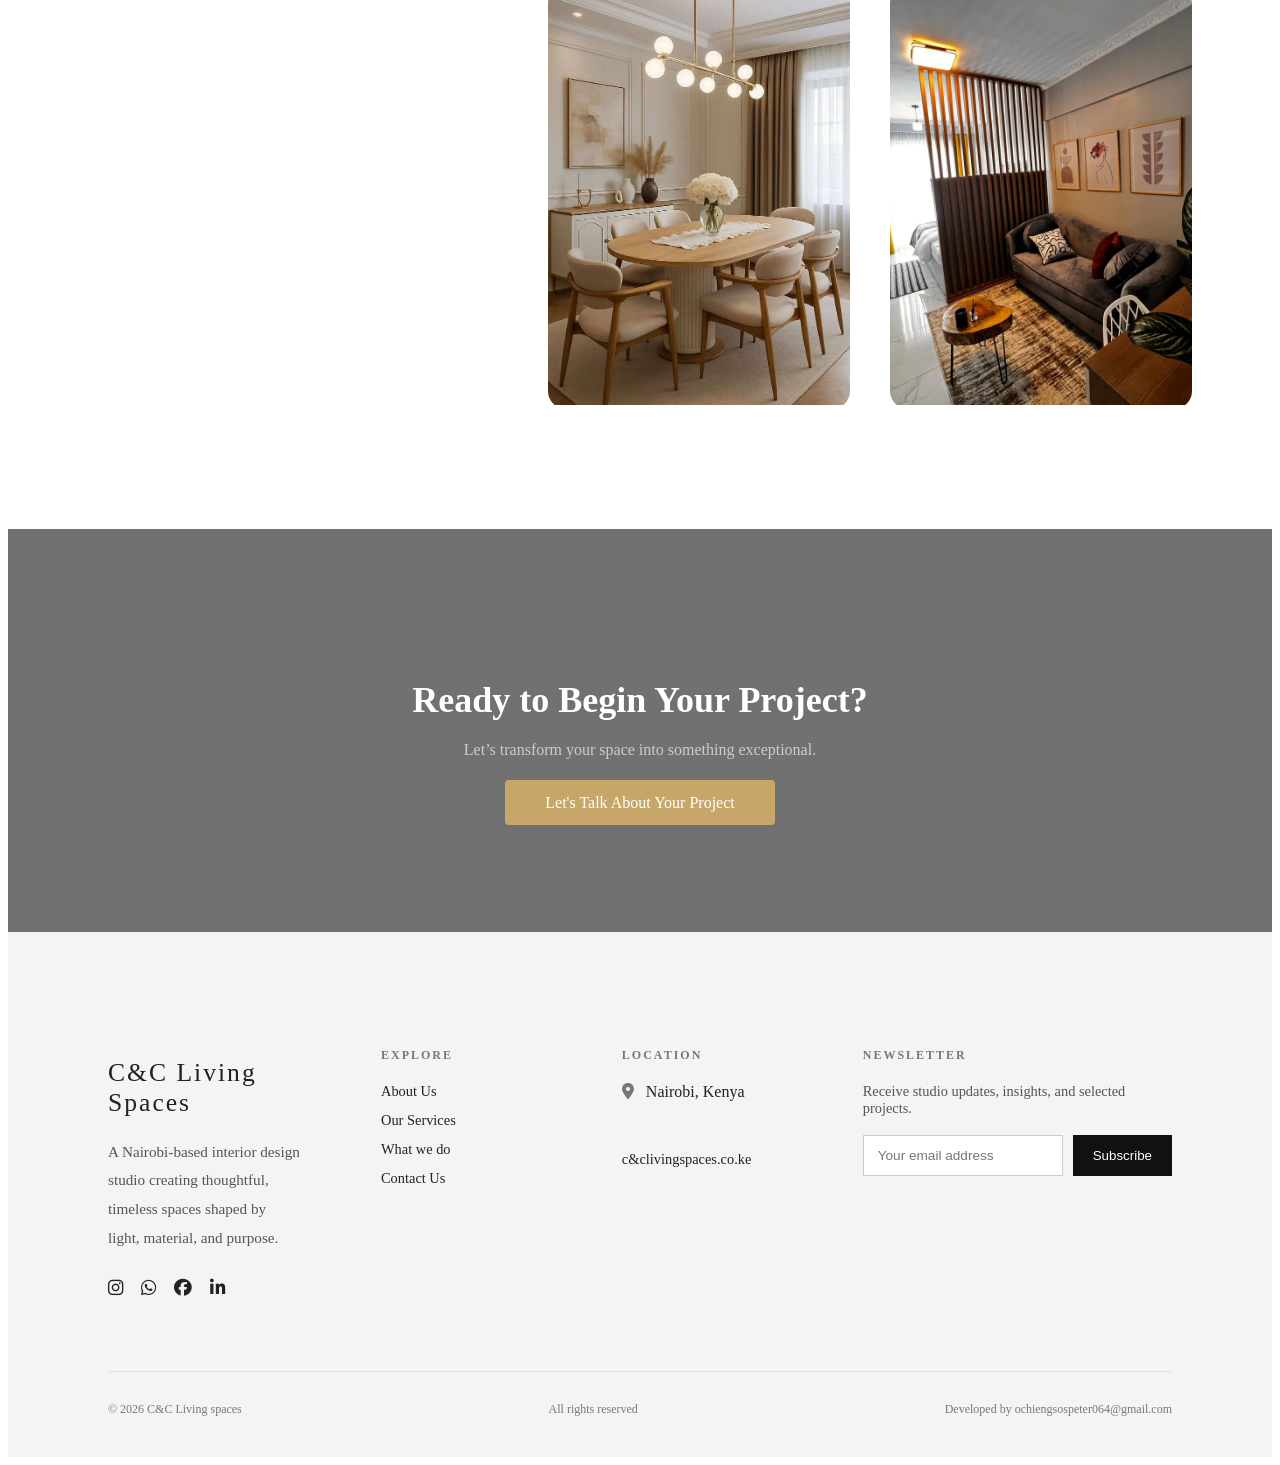
<file: Projects/Projects.html>
<!DOCTYPE html>
<html lang="en">
<head>
  <meta charset="UTF-8" />
  <meta name="viewport" content="width=device-width, initial-scale=1.0" />
  <title>Projects | C&C Living Spaces</title>

  <link
    rel="stylesheet"
    href="https://cdnjs.cloudflare.com/ajax/libs/font-awesome/6.4.0/css/all.min.css"
  />
  
  <link rel="stylesheet" href="Projects.css" />

   <!-- NAVBAR -->
  <header class="navbar" id="navbar">
  <div class="nav-container">
    <div class="logo">Interior Design</div>

    <div class="menuToggle" id="menuToggle">
      <span></span>
      <span></span>
      <span></span>
    </div>
    
<div class="nav-overlay"></div>
    
    <nav class="nav-links">
      <a href="../index.html" class="nav-link">Home</a>
      <a href="../About/about.html" class="nav-link">Who we are</a>
      <a href="../Services page/services.html" class="nav-link">Our Services</a>
      <a href="../Projects/Projects.html" class="nav-link">Our Projects</a>
      <a href="../Contact/contact.html" class="nav-link">Contact</a>
    </nav>
  </div>
</header>
</head>

<body>

    <!-- HERO -->
  <section class="projects-hero">
    <div class="projects-hero-content">
      <span class="section-eyebrow">Our Projects</span>
      <h1>Completed Projects</h1>
      <p>
       A refined portfolio of residential, commercial and hospitality
        environments shaped with clarity and intention.
      </p>
    </div>
  </section>

 <!-- INTRO -->
<section class="projects-intro">
  <div class="projects-intro-content">
    <span class="section-eyebrow">What we have done</span>
    <h2>Selected Projects</h2>
    <p class="section-intro">
      At C&C Living Spaces, every project begins with understanding —
      understanding architecture, lifestyle, intention, and emotion.
      Our services are carefully structured to ensure excellence
      from concept to completion.
    </p>
  </div>
</section>

  <!-- FILTER -->
  <section class="projects-filter">
    <button class="filter-btn active" data-filter="all">All</button>
    <button class="filter-btn" data-filter="residential">Residential</button>
    <button class="filter-btn" data-filter="workplace">Workplace</button>
    <button class="filter-btn" data-filter="hospitality">Hospitality</button>
  </section>

  <!-- MAIN SPLIT SECTION -->
  <section class="projects-main">

<!-- LEFT SIDE PROJECT DETAILS -->
<div class="project-details" id="projectDetails">

  <div class="details-inner">

    <span class="project-category" id="detailCategory">Residential</span>

    <h2 id="detailTitle">Modern Living Room</h2>

    <p class="project-meta">
      <span id="detailLocation">Coast</span> • 
      <span id="detailYear">2025</span> • 
      <span id="detailSize">450 sqm</span>
    </p>

    <div class="project-description">
      <p id="detailDescription">
        This residence was designed with a focus on natural light,
        fluid spatial transitions and refined material selection.
      </p>
    </div>

    <div class="project-approach">
      <h4>Design Approach</h4>
      <p id="detailApproach">
        We emphasized spatial openness, neutral tones and layered textures
        to create a timeless yet modern living experience.
      </p>
    </div>

  </div>

</div>

    <!-- RIGHT SIDE GRID -->
    <div class="projects-grid">

      <div class="project-card" data-category="residential">
        <img src="../Assets/project8.jpeg" alt="">
        <div class="project-overlay">
          <h3>Modern Living Room</h3>
          <span>Coast</span>
        </div>
      </div>

      <div class="project-card" data-category="workplace">
        <img src="../Assets/project4.jpg" alt="">
        <div class="project-overlay">
          <h3>Corporate office Waiting Area</h3>
          <span>Westlands</span>
        </div>
      </div>

      <div class="project-card" data-category="hospitality">
        <img src="../Assets/project2.jpeg" alt="">
        <div class="project-overlay">
          <h3>Elegant Dining Area</h3>
          <span>Diani</span>
        </div>
      </div>

      <div class="project-card" data-category="residential">
        <img src="../Assets/project7.jpg" alt="">
        <div class="project-overlay">
          <h3>Warm Bedsitter</h3>
          <span>Nairobi</span>
        </div>
      </div>

    </div>

  </section>

    <!-- CTA SECTION -->
  <section class="projects-cta">
    <div class="cta-content">
      <h2>Ready to Begin Your Project?</h2>
      <p>
        Let’s transform your space into something exceptional.
      </p>
      <a href="../Contact/contact.html" class="cta-button">Let's Talk About Your Project</a>
    </div>
  </section>

  <!-- FOOTER -->
  <footer class="footer fade-in">

  <div class="footer-grid">

    <!-- BRAND -->
    <div class="footer-brand">
      <h3>C&C Living Spaces</h3>
      <p>
        A Nairobi-based interior design studio creating thoughtful,
        timeless spaces shaped by light, material, and purpose.
      </p>

      <div class="footer-socials">
        <a href="#"><i class="fab fa-instagram"></i></a>
        <a href="#"><i class="fab fa-whatsapp"></i></a>
        <a href="#"><i class="fab fa-facebook"></i></a>
        <a href="#"><i class="fab fa-linkedin-in"></i></a>
      </div>
    </div>

    <!-- LINKS -->
    <div class="footer-links">
      <h4>Explore</h4>
      <a href="../About/about.html">About Us</a>
      <a href="../Services page/services.html">Our Services</a>
          <a href="../Projects/Projects.html">What we do</a>
      <a href="../Contact/contact.html">Contact Us</a>
    </div>

    <!-- CONTACT -->
    <div class="footer-contact">
      <h4>Location</h4>
      <p>
        <i class="fas fa-map-marker-alt"></i>
        Nairobi, Kenya
      </p></br>
      <p>
        <a href="mailto:studio@forma.co.ke">
          c&clivingspaces.co.ke
        </a>
      </p>
    </div>

    <!-- NEWSLETTER -->
    <div class="footer-newsletter">
      <h4>Newsletter</h4>
      <p>
        Receive studio updates, insights, and selected projects.
      </p>

      <form>
        <input type="email" placeholder="Your email address" required />
        <button type="submit">Subscribe</button>
      </form>
    </div>

  </div>

  <!-- BOTTOM -->
  <div class="footer-bottom">
    <span>© 2026 C&C Living spaces</span>
    <span>All rights reserved</span>
    <span>Developed by ochiengsospeter064@gmail.com</span>
  </div>

</footer>

  <!-- SCRIPTS -->
  <script src="../Home.js"></script>
  <script src="Projects.js"></script>

<a rel="noopener noreferrer" target="_blank" href="https://wa.me/254759880445?text=Hello%20C%26C%20Living%20Spaces,%20I’m%20interested%20in%20your%20services"
   class="whatsapp-float"
   target="_blank"
   aria-label="Chat with us on WhatsApp">

  <svg viewBox="0 0 32 32" width="28" height="28">
    <path fill="white"
      d="M16.001 3C9.373 3 4 8.373 4 15c0 2.646.863 5.09 2.33 7.06L4 29l7.14-2.28A11.93 11.93 0 0016 27c6.627 0 12-5.373 12-12S22.628 3 16.001 3zm0 21.8c-1.984 0-3.85-.588-5.415-1.6l-.387-.245-4.24 1.355 1.385-4.133-.252-.402A9.77 9.77 0 016.2 15c0-5.403 4.397-9.8 9.8-9.8 5.403 0 9.8 4.397 9.8 9.8 0 5.403-4.397 9.8-9.8 9.8zm5.42-7.24c-.296-.148-1.752-.865-2.024-.964-.272-.099-.47-.148-.668.148-.197.296-.767.964-.94 1.162-.173.197-.346.222-.642.074-.296-.148-1.25-.46-2.382-1.466-.88-.784-1.474-1.75-1.646-2.046-.173-.296-.018-.456.13-.603.134-.133.296-.346.444-.519.148-.173.197-.296.296-.494.099-.197.05-.37-.025-.519-.074-.148-.668-1.611-.916-2.206-.241-.579-.486-.5-.668-.51l-.57-.01c-.197 0-.519.074-.791.37-.272.296-1.04 1.016-1.04 2.48s1.065 2.878 1.213 3.075c.148.197 2.096 3.2 5.08 4.486.71.306 1.263.489 1.695.626.712.226 1.36.194 1.872.118.571-.085 1.752-.716 2-1.408.247-.692.247-1.285.173-1.408-.074-.123-.272-.197-.568-.345z"/>
  </svg>
</a>
</body>

</html>
</file>
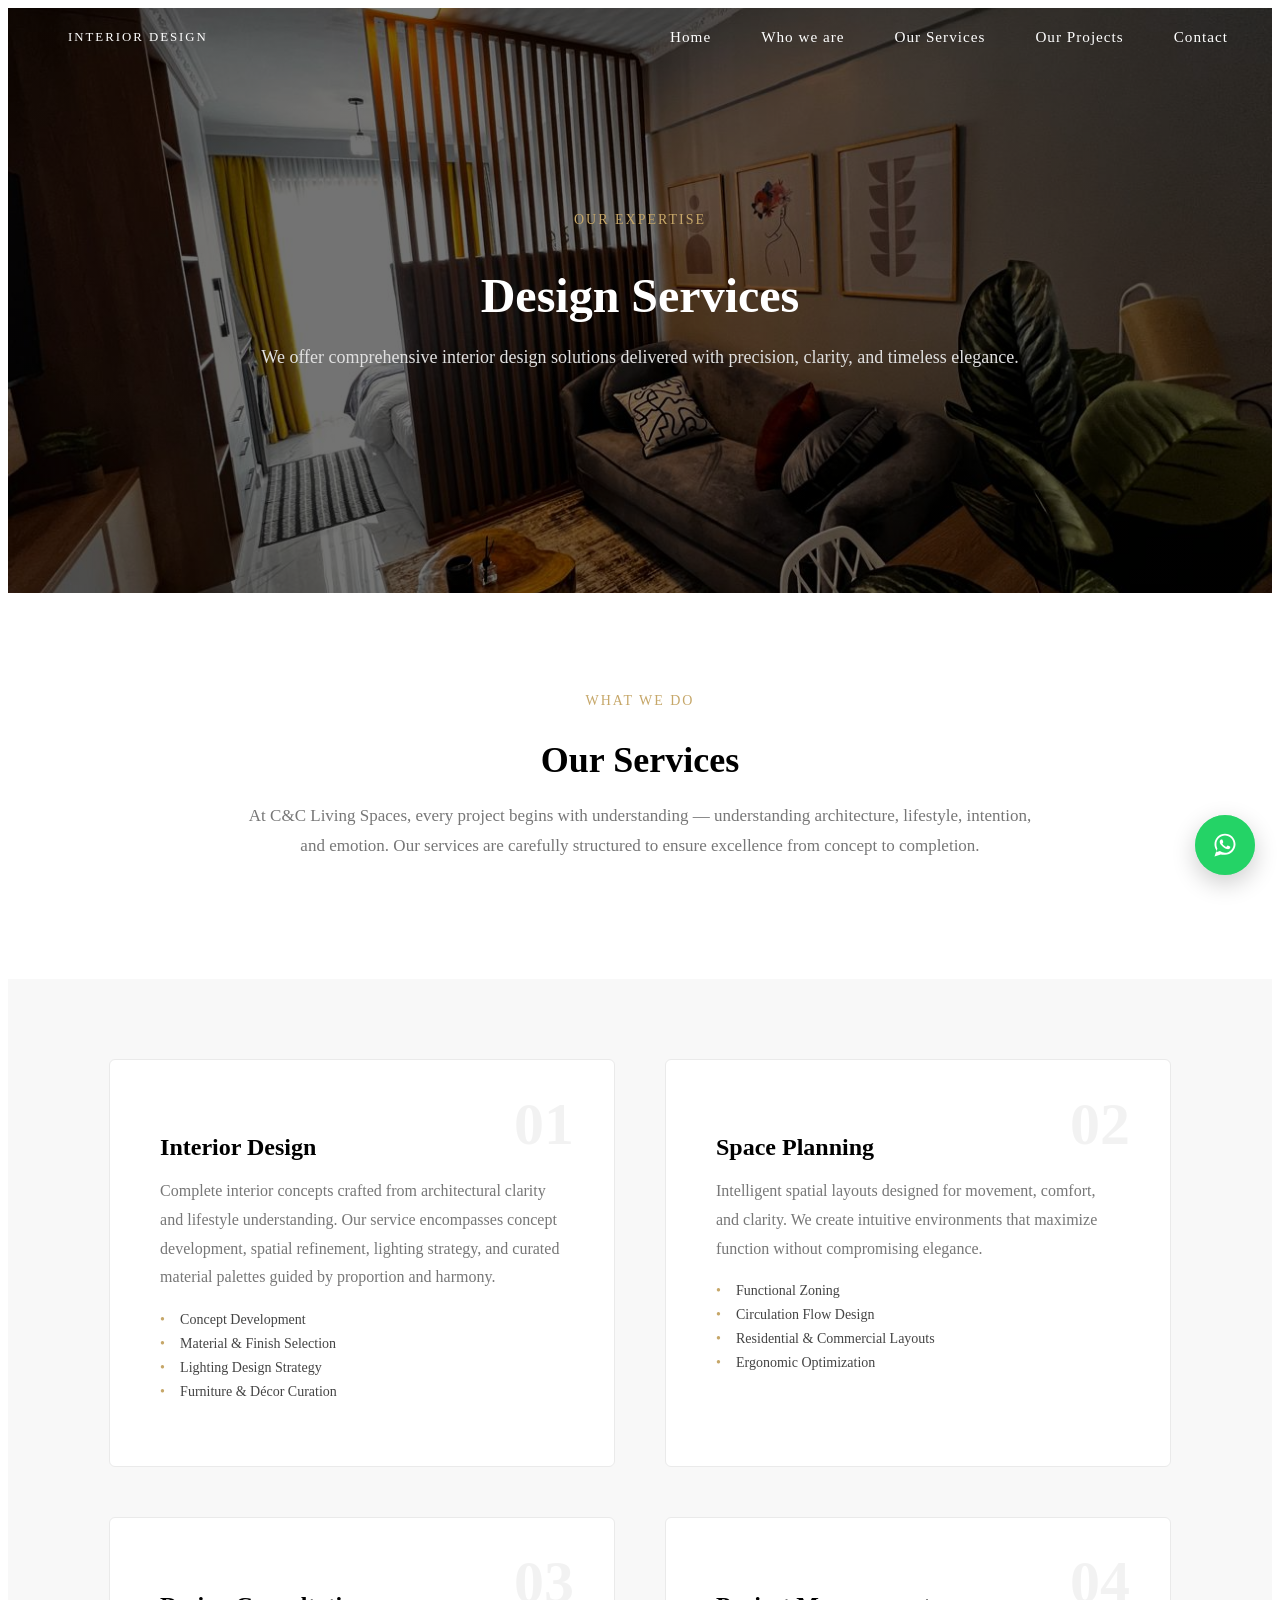
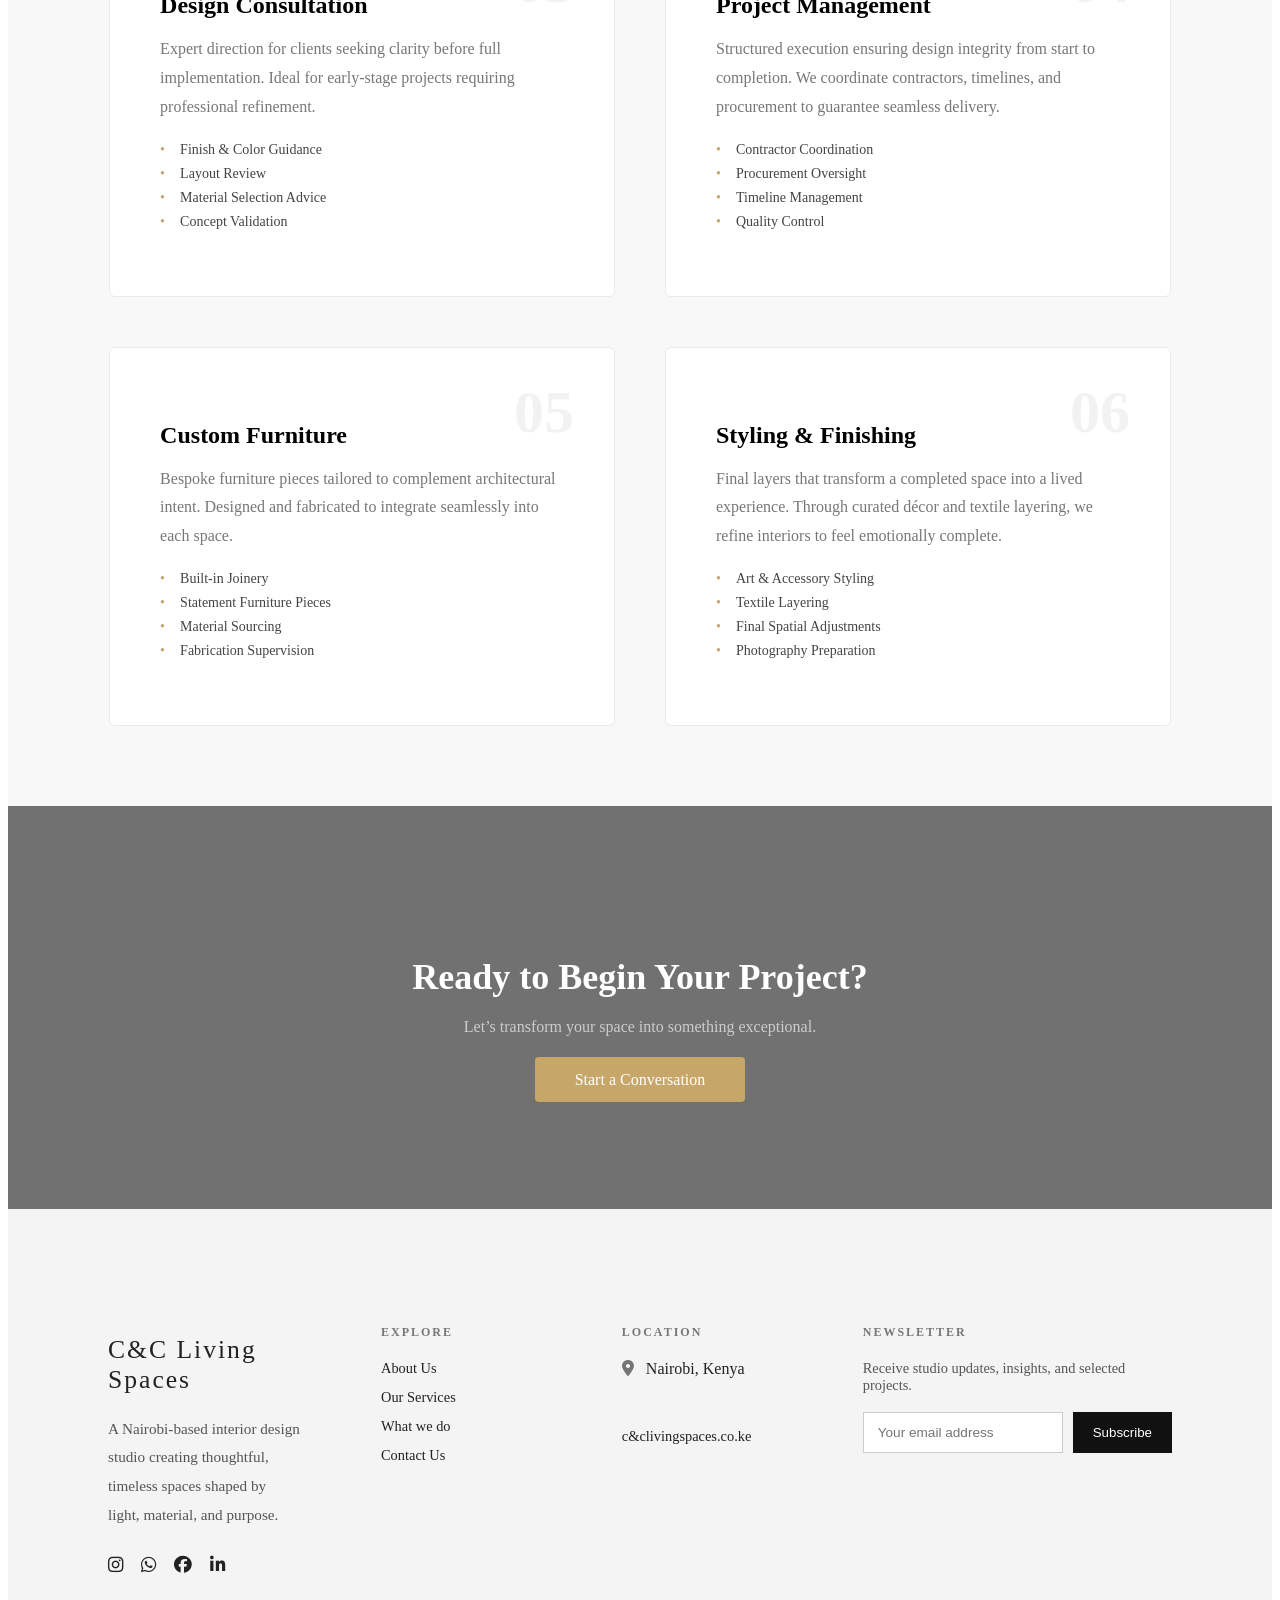
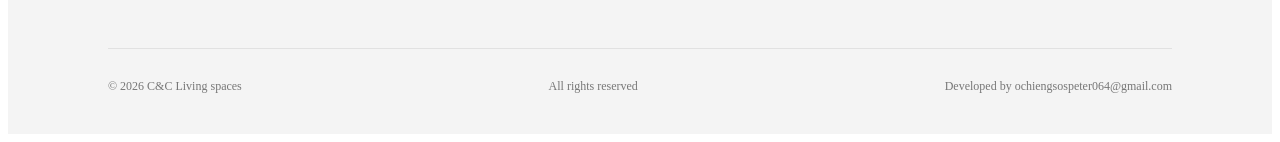
<file: Services page/services.html>
<!DOCTYPE html>
<html lang="en">
<head>
  <meta charset="UTF-8" />
  <meta name="viewport" content="width=device-width, initial-scale=1.0" />
  <title>Services | C&C Living Spaces</title>

  <link
    rel="stylesheet"
    href="https://cdnjs.cloudflare.com/ajax/libs/font-awesome/6.4.0/css/all.min.css"
  />
  
  <link rel="stylesheet" href="services.css" />
</head>

<body>

  <!-- NAVBAR -->
  <header class="navbar" id="navbar">
  <div class="nav-container">
    <div class="logo">Interior Design</div>

    <div class="menuToggle" id="menuToggle">
      <span></span>
      <span></span>
      <span></span>
    </div>

 <div class="nav-overlay"></div>
    
    <nav class="nav-links">
      <a href="../index.html" class="nav-link">Home</a>
      <a href="../About/about.html" class="nav-link">Who we are</a>
      <a href="../Services page/services.html" class="nav-link">Our Services</a>
      <a href="../Projects/Projects.html" class="nav-link">Our Projects</a>
      <a href="../Contact/contact.html" class="nav-link">Contact</a>
    </nav>
  </div>
</header>

  <!-- HERO -->
  <section class="services-hero">
    <div class="services-hero-content">
      <span class="section-eyebrow">Our Expertise</span>
      <h1>Design Services</h1>
      <p>
        We offer comprehensive interior design solutions delivered with
        precision, clarity, and timeless elegance.
      </p>
    </div>
  </section>

 <!-- INTRO -->
<section class="services-intro">
  <div class="services-intro-content">
    <span class="section-eyebrow">What We Do</span>
    <h2>Our Services</h2>
    <p class="section-intro">
      At C&C Living Spaces, every project begins with understanding —
      understanding architecture, lifestyle, intention, and emotion.
      Our services are carefully structured to ensure excellence
      from concept to completion.
    </p>
  </div>
</section>


<!-- SERVICES -->
<section class="services-detailed">

  <div class="services-grid">

    <!-- 01 -->
    <article class="service-card">
      <span class="service-index">01</span>
      <h3>Interior Design</h3>
      <p>
        Complete interior concepts crafted from architectural clarity and lifestyle understanding.
        Our service encompasses concept development, spatial refinement,
        lighting strategy, and curated material palettes guided by proportion and harmony.
      </p>

      <ul class="service-features">
        <li>Concept Development</li>
        <li>Material & Finish Selection</li>
        <li>Lighting Design Strategy</li>
        <li>Furniture & Décor Curation</li>
      </ul>
    </article>

    <!-- 02 -->
    <article class="service-card">
      <span class="service-index">02</span>
      <h3>Space Planning</h3>
      <p>
        Intelligent spatial layouts designed for movement, comfort, and clarity.
        We create intuitive environments that maximize function
        without compromising elegance.
      </p>

      <ul class="service-features">
        <li>Functional Zoning</li>
        <li>Circulation Flow Design</li>
        <li>Residential & Commercial Layouts</li>
        <li>Ergonomic Optimization</li>
      </ul>
    </article>

    <!-- 03 -->
    <article class="service-card">
      <span class="service-index">03</span>
      <h3>Design Consultation</h3>
      <p>
        Expert direction for clients seeking clarity before full implementation.
        Ideal for early-stage projects requiring professional refinement.
      </p>

      <ul class="service-features">
        <li>Finish & Color Guidance</li>
        <li>Layout Review</li>
        <li>Material Selection Advice</li>
        <li>Concept Validation</li>
      </ul>
    </article>

    <!-- 04 -->
    <article class="service-card">
      <span class="service-index">04</span>
      <h3>Project Management</h3>
      <p>
        Structured execution ensuring design integrity from start to completion.
        We coordinate contractors, timelines, and procurement
        to guarantee seamless delivery.
      </p>

      <ul class="service-features">
        <li>Contractor Coordination</li>
        <li>Procurement Oversight</li>
        <li>Timeline Management</li>
        <li>Quality Control</li>
      </ul>
    </article>

    <!-- 05 -->
    <article class="service-card">
      <span class="service-index">05</span>
      <h3>Custom Furniture</h3>
      <p>
        Bespoke furniture pieces tailored to complement architectural intent.
        Designed and fabricated to integrate seamlessly into each space.
      </p>

      <ul class="service-features">
        <li>Built-in Joinery</li>
        <li>Statement Furniture Pieces</li>
        <li>Material Sourcing</li>
        <li>Fabrication Supervision</li>
      </ul>
    </article>

    <!-- 06 -->
    <article class="service-card">
      <span class="service-index">06</span>
      <h3>Styling & Finishing</h3>
      <p>
        Final layers that transform a completed space into a lived experience.
        Through curated décor and textile layering,
        we refine interiors to feel emotionally complete.
      </p>

      <ul class="service-features">
        <li>Art & Accessory Styling</li>
        <li>Textile Layering</li>
        <li>Final Spatial Adjustments</li>
        <li>Photography Preparation</li>
      </ul>
    </article>

  </div>

</section>


  <!-- CTA SECTION -->
  <section class="services-cta">
    <div class="cta-content">
      <h2>Ready to Begin Your Project?</h2>
      <p>
        Let’s transform your space into something exceptional.
      </p>
      <a href="../Contact/contact.html" class="cta-button">Start a Conversation</a>
    </div>
  </section>

  <!-- FOOTER -->
  <footer class="footer fade-in">

  <div class="footer-grid">

    <!-- BRAND -->
    <div class="footer-brand">
      <h3>C&C Living Spaces</h3>
      <p>
        A Nairobi-based interior design studio creating thoughtful,
        timeless spaces shaped by light, material, and purpose.
      </p>

      <div class="footer-socials">
        <a href="#"><i class="fab fa-instagram"></i></a>
        <a href="#"><i class="fab fa-whatsapp"></i></a>
        <a href="#"><i class="fab fa-facebook"></i></a>
        <a href="#"><i class="fab fa-linkedin-in"></i></a>
      </div>
    </div>

    <!-- LINKS -->
    <div class="footer-links">
      <h4>Explore</h4>
      <a href="../About/about.html">About Us</a>
      <a href="../Services page/services.html">Our Services</a>
          <a href="../Projects/Projects.html">What we do</a>
      <a href="../Contact/contact.html">Contact Us</a>
    </div>

    <!-- CONTACT -->
    <div class="footer-contact">
      <h4>Location</h4>
      <p>
        <i class="fas fa-map-marker-alt"></i>
        Nairobi, Kenya
      </p></br>
      <p>
        <a href="mailto:studio@forma.co.ke">
          c&clivingspaces.co.ke
        </a>
      </p>
    </div>

    <!-- NEWSLETTER -->
    <div class="footer-newsletter">
      <h4>Newsletter</h4>
      <p>
        Receive studio updates, insights, and selected projects.
      </p>

      <form>
        <input type="email" placeholder="Your email address" required />
        <button type="submit">Subscribe</button>
      </form>
    </div>

  </div>

  <!-- BOTTOM -->
  <div class="footer-bottom">
    <span>© 2026 C&C Living spaces</span>
    <span>All rights reserved</span>
    <span>Developed by ochiengsospeter064@gmail.com</span>
  </div>

</footer>

  <script src="../Home.js"></script>
  <a rel="noopener noreferrer" target="_blank" href="https://wa.me/254759880445?text=Hello%20C%26C%20Living%20Spaces,%20I’m%20interested%20in%20your%20services"
   class="whatsapp-float"
   target="_blank"
   aria-label="Chat with us on WhatsApp">

  <svg viewBox="0 0 32 32" width="28" height="28">
    <path fill="white"
      d="M16.001 3C9.373 3 4 8.373 4 15c0 2.646.863 5.09 2.33 7.06L4 29l7.14-2.28A11.93 11.93 0 0016 27c6.627 0 12-5.373 12-12S22.628 3 16.001 3zm0 21.8c-1.984 0-3.85-.588-5.415-1.6l-.387-.245-4.24 1.355 1.385-4.133-.252-.402A9.77 9.77 0 016.2 15c0-5.403 4.397-9.8 9.8-9.8 5.403 0 9.8 4.397 9.8 9.8 0 5.403-4.397 9.8-9.8 9.8zm5.42-7.24c-.296-.148-1.752-.865-2.024-.964-.272-.099-.47-.148-.668.148-.197.296-.767.964-.94 1.162-.173.197-.346.222-.642.074-.296-.148-1.25-.46-2.382-1.466-.88-.784-1.474-1.75-1.646-2.046-.173-.296-.018-.456.13-.603.134-.133.296-.346.444-.519.148-.173.197-.296.296-.494.099-.197.05-.37-.025-.519-.074-.148-.668-1.611-.916-2.206-.241-.579-.486-.5-.668-.51l-.57-.01c-.197 0-.519.074-.791.37-.272.296-1.04 1.016-1.04 2.48s1.065 2.878 1.213 3.075c.148.197 2.096 3.2 5.08 4.486.71.306 1.263.489 1.695.626.712.226 1.36.194 1.872.118.571-.085 1.752-.716 2-1.408.247-.692.247-1.285.173-1.408-.074-.123-.272-.197-.568-.345z"/>
  </svg>
</a>
</body>
</html>
</file>
<file: Home.css>
* {
  margin: 0;
  padding: 0;
  box-sizing: border-box;
  font-family: "Helvetica Neue", sans-serif;
}

html, body {
  width: 100%;
  max-width: 100%;
  overflow-x: hidden;
  color: #222;
}

/* HEADER */
.navbar {
  position: fixed;
  top: 0;
  width: 100%;
  z-index: 999;
  background: transparent;
  transition: all 0.4s ease;
}

.nav-container {
  max-width: 1400px;
  margin: auto;
  padding: 28px 60px;
  display: flex;
  justify-content: space-between;
  align-items: center;
}

.logo {
  font-size: 0.8rem;
  font-weight: 200;
  letter-spacing: 2px;
  color: #fff;
  text-transform: uppercase;
}

.navbar.scrolled .logo {
  color: #111;
}

/* DESKTOP LINKS - Back to your 0.95rem */
.nav-links {
  display: flex;
  gap: 50px;
}

.nav-links a {
  text-decoration: none;
  font-size: 0.95rem;
  letter-spacing: 1px;
  color: #fff;
  transition: color 0.3s ease;
}

.navbar.scrolled .nav-links a {
  color: #111;
}

/* HAMBURGER ICON */
#menuToggle {
  display: none;
  flex-direction: column;
  gap: 5px;
  cursor: pointer;
  z-index: 999;
}

#menuToggle span {
  width: 25px;
  height: 2px;
  background: #fff;
  transition: 0.4s ease;
}

.navbar.scrolled #menuToggle span {
  background: #111;
}

/* MOBILE STYLES */
@media (max-width: 768px) {
  #menuToggle {
    display: flex;
  }

  .nav-container {
    width: 100%; 
    margin: auto;
    display: flex; 
    justify-content: space-between; 
    align-items: center;     
    padding: 18px 24px;
  }

  .nav-links {
    position: fixed;
    top: 0;
    right: -100%; 
    width: 75%;
    max-width: 320px;
    height: 100vh;
    background: #111; 
    flex-direction: column;
    justify-content: center;
    padding-left: 40px;
    gap: 0; 
    transition: right 0.4s ease-in-out;
  }

  .nav-links.active {
    right: 0;
  }

  .nav-link {
    color: #fff !important;
    font-size: 20px;
    margin: 15px 0;
    display: block;
    opacity: 1;
    transform: none;
  }

  #menuToggle.active span:nth-child(1) {
    transform: rotate(45deg) translate(5px, 5px);
    background: #fff !important;
  }
  #menuToggle.active span:nth-child(2) {
    opacity: 0;
  }
  #menuToggle.active span:nth-child(3) {
    transform: rotate(-45deg) translate(6px, -6px);
    background: #fff !important;
  }
}

.navbar.scrolled {
  background: #ffffff;
  box-shadow: 0 6px 25px rgba(0,0,0,0.08);
}

/* HERO */
.hero {
  height: 100vh;
  width: 100%;
  background: url("Assets/project1.jpeg") center/cover no-repeat;
  position: relative;
  display: flex;
  align-items: center;
  padding: 0 80px;
}

.hero::after {
  content: "";
  position: absolute;
  inset: 0;
  background: rgba(0,0,0,0.35);
}

.hero-grid {
  position: relative;
  z-index: 2;
  width: 100%;
  display: grid;
  grid-template-columns: 1.3fr 1fr;
  gap: 80px;
  align-items: center;
}

/* LEFT */
.hero-left{
  padding-left: 50px;
}
.hero-left h1{
  font-size: clamp(3rem, 6vw, 5.0rem);
  font-weight: 300;
  line-height: 1.1;
  color: #e7e7e7;
}
.hero-left h2{
  font-size: clamp(1rem, 2vw, 2.5rem);
  font-weight: 200;
  line-height: 1.1;
  color: #e2e0e0;
}

.hero-eyebrow {
  display: inline-block;
  margin-bottom: 20px;
  font-size: 0.75rem;
  letter-spacing: 3px;
  text-transform: uppercase;
  color: #fff;
  opacity: 0.85;
}

.hero-description {
  margin: 30px 0 45px;
  max-width: 520px;
  font-size: 1.05rem;
  line-height: 1.8;
  color: #fff;
  opacity: 0.95;
}

.hero-actions {
  display: flex;
  align-items: center;
  gap: 30px;
}

/* RIGHT */
.hero-right {
  color: #fff;
  display: flex;
  flex-direction: column;
  gap: 40px;
  padding-left: 50px;
}

.hero-meta {
  display: flex;
  gap: 50px;
}

.hero-meta h3 {
  font-size: 2rem;
  font-weight: 300;
}

.hero-meta span {
  font-size: 0.8rem;
  opacity: 0.8;
}

.hero-side-text {
  max-width: 360px;
  font-size: 0.95rem;
  line-height: 1.7;
  opacity: 0.9;
}

/* SCROLL INDICATOR */
.scroll-indicator {
  position: absolute;
  bottom: 40px;
  left: 50%;
  transform: translateX(-50%);
  z-index: 2;
}

.scroll-indicator span {
  display: block;
  width: 1px;
  height: 40px;
  background: #fff;
  opacity: 0.7;
  animation: scrollPulse 1.8s infinite;
}

@keyframes scrollPulse {
  0% { height: 10px; opacity: 0.3; }
  50% { height: 40px; opacity: 0.8; }
  100% { height: 10px; opacity: 0.3; }
}

@media (max-width: 768px) {

  .hero {
    padding: 0 20px;
    height: auto;
    min-height: 100vh;
  }

  .hero-grid {
    grid-template-columns: 1fr;
    gap: 50px;
    padding-top: 80px;
  }

  .hero-left,
  .hero-right {
    padding-left: 0;
    text-align: center;
  }

  .hero-description {
    margin: 20px auto 35px;
  }

  .hero-meta {
    justify-content: center;
    gap: 30px;
  }

  .hero-side-text {
    margin: 0 auto;
  }
}

/* BUTTON */
.btn {
  padding: 14px 40px;
  border-radius: 30px;
  border: none;
  cursor: pointer;
}

.btn.outline {
  background: transparent;
  border: 1px solid #ffffff;
  color: #ffffff;
}

/* SECTIONS */
section {
  width: 100%;
}

/* INTRO SECTION */
.intro-section {
  width: 100%;
  min-height: 90vh;
  display: grid;
  grid-template-columns: 1.1fr 1fr;
  align-items: center;
  background: #fff;
  margin-top: 10px;
}

/* TEXT SIDE */
.intro-text {
  padding: 10px 100px;
  max-width: 720px;
}

.intro-eyebrow {
  display: inline-block;
  margin-bottom: 22px;
  font-size: 0.75rem;
  letter-spacing: 3px;
  text-transform: uppercase;
  color: #777;
}

.intro-text h2 {
  font-size: clamp(2.6rem, 4vw, 3.9rem);
  font-weight: 300;
  line-height: 1.15;
  margin-bottom: 28px;
  color: #111;
}

.intro-lead {
  font-size: 1.1rem;
  line-height: 1.8;
  margin-bottom: 24px;
  color: #333;
}

.intro-body {
  font-size: 0.95rem;
  line-height: 1.9;
  color: #666;
  max-width: 560px;
}

/* STATS */
.intro-stats {
  display: flex;
  gap: 50px;
  margin-top: 50px;
}

.stat h3 {
  font-size: 2rem;
  font-weight: 300;
  color: #111;
}

.stat span {
  font-size: 0.8rem;
  letter-spacing: 1px;
  text-transform: uppercase;
  color: #777;
}

/* LINK */
.intro-link {
  display: inline-block;
  margin-top: 50px;
  font-size: 0.85rem;
  letter-spacing: 1px;
  text-transform: uppercase;
  text-decoration: none;
  color: #111;
  position: relative;
}

.intro-link::after {
  content: "";
  position: absolute;
  left: 0;
  bottom: -6px;
  width: 100%;
  height: 1px;
  background: #111;
  transform: scaleX(0);
  transform-origin: left;
  transition: transform 0.4s ease;
}

.intro-link:hover::after {
  transform: scaleX(1);
}

/* IMAGE SIDE */
.intro-image {
  position: relative;
  height: 80%;
  margin-right: 80px;
  background: url("Assets/project7.jpg") center/cover no-repeat;
}

.image-overlay {
  position: absolute;
  inset: 0;
  background: linear-gradient(
    to left,
    rgba(0,0,0,0.18),
    rgba(0,0,0,0.05),
    transparent
  );
}

/* SCROLL REVEAL */
.reveal {
  opacity: 0;
  transform: translateY(60px);
  transition: all 1s ease;
}

.reveal.active {
  opacity: 1;
  transform: translateY(0);
}

@media (max-width: 768px) {

  .intro-section {
    grid-template-columns: 1fr;
    min-height: auto;
  }

  .intro-text {
    padding: 40px 24px;
  }

  .intro-image {
    height: 50vh;
    margin: 0 24px 40px;
  }

  .intro-stats {
    margin-top: 30px;
    flex-direction: column;
    gap: 24px;
  }
}

/* PROJECTS */
.homeprojects {
  padding: 50px 50px;
  background: #ffffff;
  width: 100%;
}

/* HEADER */
.homeprojects-header {
  max-width: 640px;
  margin: 0 auto 50px;
  text-align: center;
}

.homeprojects-header .section-eyebrow {
  font-size: 0.7rem;
  letter-spacing: 3px;
  text-transform: uppercase;
  opacity: 0.6;
}

.homeprojects-header h2 {
  margin: 18px 0;
  font-size: 1.9rem;
  font-weight: 300;
  letter-spacing: 0.5px;
}

.homeprojects-header .section-intro {
  font-size: 0.95rem;
  line-height: 1.8;
  opacity: 0.75;
}

/* GRID */
.homeprojects-grid {
  display: grid;
  grid-template-columns: repeat(3, 1fr);
  gap: 60px;
}

/* PROJECT CARD */
.homeproject-card {
  position: relative;
  height: 460px;
  overflow: hidden;
  border-radius: 4px;
  cursor: pointer;
  background: #000;
}

/* IMAGE */
.homeproject-card img {
  width: 100%;
  height: 100%;
  object-fit: cover;
  transition: transform 1s ease;
}

/* OVERLAY */
.homeproject-overlay {
  position: absolute;
  inset: 0;
  padding: 40px;
  display: flex;
  flex-direction: column;
  justify-content: space-between;
  background: linear-gradient(
    to top,
    rgba(0,0,0,0.7),
    rgba(0,0,0,0.2)
  );
  opacity: 0;
  transition: opacity 0.6s ease;
  color: #ffffff;
}

/* INDEX NUMBER */
.homeproject-index {
  font-size: 3.5rem;
  font-weight: 200;
  opacity: 0.3;
}

/* PROJECT INFO */
.homeproject-info h3 {
  font-size: 1.25rem;
  font-weight: 300;
  margin-bottom: 6px;
}

.homeproject-meta {
  font-size: 0.75rem;
  letter-spacing: 1px;
  opacity: 0.8;
  margin-bottom: 12px;
}

.homeproject-desc {
  font-size: 0.85rem;
  line-height: 1.7;
  max-width: 300px;
  opacity: 0.9;
}

/* BUTTON */
.homeproject-btn {
  align-self: flex-start;
  background: transparent;
  border: 1px solid #ffffff;
  color: #ffffff;
  padding: 10px 28px;
  border-radius: 30px;
  font-size: 0.75rem;
  letter-spacing: 1px;
  cursor: pointer;
  transition: all 0.4s ease;
}

.homeproject-btn:hover {
  background: #ffffff;
  color: #000000;
}

/* HOVER EFFECTS */
.homeproject-card:hover img {
  transform: scale(1.15);
}

.homeproject-card:hover .homeproject-overlay {
  opacity: 1;
}

/* SCROLL ANIMATION STATES */
.homeproject-card.hidden {
  opacity: 0;
  transform: translateY(60px);
}

.homeproject-card.reveal {
  opacity: 1;
  transform: translateY(0);
  transition: all 0.9s ease;
}

.more-projects {
  display: inline-block;
  margin: 10px auto 0;
  padding: 12px 30px;
  border: 1px solid #111;
  color: #111;
  text-decoration: none;
  font-size: 0.85rem;
  letter-spacing: 1px;
  border-radius: 30px;
  transition: all 0.4s ease;
}

/* RESPONSIVE */
@media (max-width: 1100px) {
  .homeprojects {
    padding: 60px 24px;
  }

  .homeprojects-grid {
    grid-template-columns: 1fr;
    gap: 60px;
  }

  .homeproject-card {
    height: 420px;
  }

  .homeproject-overlay {
    padding: 30px;
  }
}

/* SERVICES */
.services {
  padding: 80px 100px;
  background: #f6f6f6;
  width: 100%;
}

/* HEADER */
.services-header {
  max-width: 640px;
  margin: 0 auto 50px;
  text-align: center;
}

.services-header .section-eyebrow {
  font-size: 0.7rem;
  letter-spacing: 3px;
  text-transform: uppercase;
  opacity: 0.6;
}

.services-header h2 {
  margin: 18px 0;
  font-size: 1.9rem;
  font-weight: 300;
}

.services-header .section-intro {
  font-size: 0.95rem;
  line-height: 1.8;
  opacity: 0.75;
}

/* GRID */
.services-grid {
  display: grid;
  grid-template-columns: repeat(3, 1fr);
  gap: 70px;
}

/* SERVICE CARD */
.service-card {
  position: relative;
  padding-top: 40px;
  cursor: default;
  transition: transform 0.5s ease;
}

/* INDEX */
.service-index {
  position: absolute;
  top: 0;
  left: 0;
  font-size: 3.2rem;
  font-weight: 200;
  opacity: 0.15;
}

/* CONTENT */
.service-card h3 {
  font-size: 1.1rem;
  font-weight: 400;
  margin-bottom: 14px;
}

.service-card p {
  font-size: 0.9rem;
  line-height: 1.8;
  opacity: 0.85;
  max-width: 320px;
}

/* HOVER */
.service-card:hover {
  transform: translateY(-8px);
}

/* SCROLL ANIMATION */
.service-card.hidden {
  opacity: 0;
  transform: translateY(40px);
}

.service-card.reveal {
  opacity: 1;
  transform: translateY(0);
  transition: all 0.8s ease;
}

/* RESPONSIVE */
@media (max-width: 1000px) {
  .services {
    padding: 60px 40px;
  }

  .services-grid {
    grid-template-columns: 1fr;
    gap: 40px;
  }
}

/* PROCESS */
.our-process {
  max-width: 1200px;
  margin: 0 auto;
  padding: 80px 20px 0 60px;
}

.process-title {
  text-align: center;
  margin-bottom: 80px;
  letter-spacing: 2px;
  font-size: 14px;
  color: #444;
}

.process-row {
  display: grid;
  grid-template-columns: 80px 1fr 1.2fr;
  gap: 40px;
  align-items: start;
  margin-bottom: 120px;
}

.process-row.reverse {
  grid-template-columns: 80px 1fr 1.2fr;
  direction: rtl;
}

.process-row.reverse > * {
  direction: ltr;
}

.process-number {
  font-size: 42px;
  font-weight: 300;
  color: #222;
}

.process-text h2 {
  font-size: 36px;
  font-weight: 400;
  margin-bottom: 20px;
}

.process-text p {
  max-width: 420px;
  line-height: 1.7;
  color: #555;
}

.process-media {
  display: flex;
  gap: 20px;
}

.main-img {
  width: 65%;
  height: 360px;
  object-fit: cover;
  border-radius: 20px;
}

.side-images {
  width: 35%;
  display: flex;
  flex-direction: column;
  gap: 20px;
}

.side-images img,
.single-img {
  width: 100%;
  height: 170px;
  object-fit: cover;
  border-radius: 20px;
}

.single-img {
  height: 360px;
}

@media (max-width: 768px) {

  .our-process {
    padding: 60px 24px;
  }

  .process-row {
    grid-template-columns: 1fr;
    margin-bottom: 60px;
    gap: 30px;
  }

  .process-text h2 {
    font-size: 1.8rem;
  }

  .process-text p {
    max-width: 100%;
  }

  .process-media {
    flex-direction: column;
  }

  .main-img,
  .single-img {
    height: 240px;
  }

  .side-images {
    flex-direction: row;
  }

  .side-images img {
    height: 120px;
  }
}

/* CTA */
.cta-section {
  position: relative;
  padding: 100px 80px;
  background: url("Assets/project2.jpeg") center/cover no-repeat;
  color: #fff;
  overflow: hidden;
}

/* OVERLAY */
.cta-overlay {
  position: absolute;
  inset: 0;
  background: rgba(0,0,0,0.55);
}

/* INNER */
.cta-inner {
  position: relative;
  z-index: 2;
  max-width: 900px;
  margin: 0 auto;
  text-align: center;
}

/* EYEBROW */
.cta-eyebrow {
  font-size: 0.75rem;
  letter-spacing: 3px;
  text-transform: uppercase;
  opacity: 0.8;
  margin-bottom: 25px;
  display: inline-block;
}

/* TITLE */
.cta-section h2 {
  font-size: clamp(2.8rem, 5vw, 4rem);
  font-weight: 300;
  line-height: 1.15;
  margin-bottom: 35px;
}

/* TEXT */
.cta-section p {
  max-width: 650px;
  margin: 0 auto 50px;
  font-size: 1.05rem;
  line-height: 1.8;
  opacity: 0.9;
}

/* ACTIONS */
.cta-actions {
  display: flex;
  justify-content: center;
  gap: 25px;
}

/* BUTTONS */
.cta-btn {
  padding: 15px 44px;
  border-radius: 40px;
  font-size: 0.85rem;
  letter-spacing: 1px;
  cursor: pointer;
  border: none;
  transition: all 0.35s ease;
}

.cta-btn.primary {
  background: #fff;
  color: #000;
}

.cta-btn.primary:hover {
  transform: translateY(-3px);
  opacity: 0.9;
}

.cta-btn.outline {
  background: transparent;
  border: 1px solid rgba(255,255,255,0.6);
  color: #fff;
}

.cta-btn.outline:hover {
  background: rgba(255,255,255,0.1);
}

/* MODAL */
.modal {
  position: fixed;
  inset: 0;
  background: rgba(0,0,0,0.65);
  display: none;
  align-items: center;
  justify-content: center;
  z-index: 2000;
}

.modal.active {
  display: flex;
}

.modal-content {
  background: #fff;
  padding: 50px;
  width: 420px;
  position: relative;
}

.modal-content h3 {
  font-weight: 300;
  margin-bottom: 10px;
}

.modal-content p {
  font-size: 0.9rem;
  margin-bottom: 25px;
}

.modal-content input,
.modal-content textarea {
  width: 100%;
  padding: 12px;
  margin-bottom: 14px;
  border: 1px solid #ccc;
}

.modal-content button {
  width: 100%;
  padding: 14px;
  background: #111;
  color: #fff;
  border: none;
  cursor: pointer;
}
.send-btn {
  width: 100%;
  padding: 14px;
  background: #111;
  color: #fff;
  border: none;
  cursor: pointer;
  margin-top: 10px;
}

.send-btn:hover {
  opacity: 0.6;
}

.close-modal {
  width: 100%;
  margin-top: 14px;
  background: none;
  border: none;
  font-size: 0.85rem;
  letter-spacing: 1px;
  text-transform: uppercase;
  color: #777;
  cursor: pointer;
  transition: opacity 0.3s ease;
}

.close-modal:hover {
  opacity: 0.6;
}

@media (max-width: 768px) {

  .cta-section {
    padding: 60px 24px;
  }

  .cta-actions {
    flex-direction: column;
  }

  .cta-btn {
    width: 100%;
  }
}

/* WHATSAPP */

.whatsapp-float {
  position: fixed;
  bottom: 25px;
  right: 25px;
  width: 60px;
  height: 60px;
  background: #25D366;
  border-radius: 50%;
  display: flex;
  align-items: center;
  justify-content: center;
  text-decoration: none;
  box-shadow: 0 8px 25px rgba(0,0,0,0.2);
  z-index: 999;
  transition: all 0.3s ease;
}

.whatsapp-float:hover {
  transform: scale(1.1);
  box-shadow: 0 12px 35px rgba(0,0,0,0.3);
}

/* subtle pulse animation */

.whatsapp-float::before {
  content: "";
  position: absolute;
  width: 60px;
  height: 60px;
  background: rgba(37, 211, 102, 0.4);
  border-radius: 50%;
  animation: pulse 2s infinite;
  z-index: -1;
}

@keyframes pulse {
  0% {
    transform: scale(1);
    opacity: 0.6;
  }
  70% {
    transform: scale(1.5);
    opacity: 0;
  }
  100% {
    opacity: 0;
  }
}

/* Mobile adjustment */

@media (max-width: 768px) {
  .whatsapp-float {
    width: 55px;
    height: 55px;
    bottom: 20px;
    right: 20px;
  }
}

/* FOOTER */
.footer {
  background: #f4f4f4;
  padding: 100px 100px 40px;
  color: #222;
}

/* GRID */
.footer-grid {
  width: 100%;
  max-width: 100%;
  display: grid;
  grid-template-columns: 1.2fr 1fr 1fr 1.2fr;
  gap: 80px;
  padding-bottom: 60px;
}

/* HEADINGS */
.footer h3 {
  font-size: 1.6rem;
  font-weight: 300;
  letter-spacing: 2px;
  margin-bottom: 20px;
}

.footer h4 {
  font-size: 0.75rem;
  letter-spacing: 2px;
  text-transform: uppercase;
  margin-bottom: 20px;
  color: #777;
}

/* BRAND */
.footer-brand p {
  font-size: 0.95rem;
  line-height: 1.9;
  color: #555;
  max-width: 380px;
}

/* LINKS */
.footer a {
  display: block;
  font-size: 0.9rem;
  color: #222;
  text-decoration: none;
  margin-bottom: 12px;
  transition: opacity 0.3s ease;
}

.footer a:hover {
  opacity: 0.6;
}

/* SOCIALS */
.footer-socials {
  display: flex;
  gap: 18px;
  margin-top: 25px;
}

.footer-socials a {
  font-size: 1.1rem;
  transition: transform 0.3s ease, opacity 0.3s ease;
}

.footer-socials a:hover {
  transform: translateY(-3px);
  opacity: 0.7;
}

/* CONTACT */
.footer-contact i {
  margin-right: 8px;
  opacity: 0.6;
}

/* NEWSLETTER */
.footer-newsletter p {
  font-size: 0.9rem;
  color: #555;
  margin-bottom: 18px;
}

.footer-newsletter form {
  display: flex;
  gap: 10px;
}

.footer-newsletter input {
  flex: 1;
  padding: 12px 14px;
  border: 1px solid #ccc;
  font-size: 0.85rem;
}

.footer-newsletter button {
  padding: 12px 20px;
  background: #111;
  color: #fff;
  border: none;
  cursor: pointer;
}

/* BOTTOM */
.footer-bottom {
  display: flex;
  justify-content: space-between;
  padding-top: 30px;
  border-top: 1px solid rgba(0,0,0,0.08);
  font-size: 0.75rem;
  color: #777;
}

@media (max-width: 768px) {

  .footer {
    padding: 80px 24px 40px;
  }

  .footer-grid {
    grid-template-columns: 1fr;
    gap: 50px;
  }

  .footer-newsletter form {
    flex-direction: column;
  }

  .footer-newsletter button {
    width: 100%;
  }
}
</file>
<file: About/about.css>
:root {
  --primary: #717171;
  --accent: #c6a769;
  --light: #f8f8f8;
  --text-light: #777;
  --border-soft: #eaeaea;
  --font-family: "Helvetica Neue", sans-serif;
}

/* HEADER */
.navbar {
  position: fixed;
  top: 0;
  width: 100%;
  z-index: 999;
  background: transparent;
  transition: all 0.4s ease;
}

.nav-container {
  max-width: 1400px;
  margin: auto;
  padding: 28px 60px;
  display: flex;
  justify-content: space-between;
  align-items: center;
}

.logo {
  font-size: 0.8rem;
  font-weight: 200;
  letter-spacing: 2px;
  color: #fff;
  text-transform: uppercase;
}

.navbar.scrolled .logo {
  color: #111;
}

/* DESKTOP LINKS - Back to your 0.95rem */
.nav-links {
  display: flex;
  gap: 50px;
}

.nav-links a {
  text-decoration: none;
  font-size: 0.95rem;
  letter-spacing: 1px;
  color: #fff;
  transition: color 0.3s ease;
}

.navbar.scrolled .nav-links a {
  color: #111;
}

/* HAMBURGER ICON */
#menuToggle {
  display: none;
  flex-direction: column;
  gap: 5px;
  cursor: pointer;
  z-index: 999;
}

#menuToggle span {
  width: 25px;
  height: 2px;
  background: #fff;
  transition: 0.4s ease;
}

.navbar.scrolled #menuToggle span {
  background: #111;
}

/* MOBILE STYLES */
@media (max-width: 768px) {
  #menuToggle {
    display: flex;
  }

  .nav-container {
    width: 100%; 
    margin: auto;
    display: flex; 
    justify-content: space-between; 
    align-items: center;     
    padding: 18px 24px;
  }

  .nav-links {
    position: fixed;
    top: 0;
    right: -100%; 
    width: 75%;
    max-width: 320px;
    height: 100vh;
    background: #111; 
    flex-direction: column;
    justify-content: center;
    padding-left: 40px;
    gap: 0; 
    transition: right 0.4s ease-in-out;
  }

  .nav-links.active {
    right: 0;
  }

  .nav-link {
    color: #fff !important;
    font-size: 20px;
    margin: 15px 0;
    display: block;
    opacity: 1;
    transform: none;
  }

  #menuToggle.active span:nth-child(1) {
    transform: rotate(45deg) translate(5px, 5px);
    background: #fff !important;
  }
  #menuToggle.active span:nth-child(2) {
    opacity: 0;
  }
  #menuToggle.active span:nth-child(3) {
    transform: rotate(-45deg) translate(6px, -6px);
    background: #fff !important;
  }
}

.navbar.scrolled {
  background: #ffffff;
  box-shadow: 0 6px 25px rgba(0,0,0,0.08);
}

.about-hero {
  height: 65vh;
  background: linear-gradient(rgba(0,0,0,0.55), rgba(0,0,0,0.55)),
              url("../Assets/project7.jpg") center/cover no-repeat;
  display: flex;
  align-items: center;
  justify-content: center;
  text-align: center;
  padding: 0 20px;
  color: white;
}

.about-hero-content {
  max-width: 800px;
}

.about-hero h1 {
  font-size: 48px;
  font-weight: 600;
  margin-bottom: 20px;
}

.about-hero p {
  font-size: 18px;
  line-height: 1.6;
  color: #e0e0e0;
}

/* ============================= */
/* INTRO SECTION */
/* ============================= */

.about-intro {
  padding: 100px 8%;
  background: white;
  text-align: center;
}

.about-intro-content {
  max-width: 800px;
  margin: auto;
}

.section-eyebrow {
  font-size: 14px;
  text-transform: uppercase;
  letter-spacing: 2px;
  color: var(--accent);
  display: block;
  margin-bottom: 15px;
}

.about-intro h2 {
  font-size: 36px;
  margin-bottom: 20px;
}

.section-intro {
  color: var(--text-light);
  font-size: 17px;
  line-height: 1.8;
}

/* STORY */
.about-story {
  padding: 100px 8%;
  background: #f8f8f8;
}

.about-container {
  display: flex;
  gap: 60px;
  align-items: center;
}

.about-text {
  flex: 1;
}

.about-text h2 {
  font-size: 2rem;
  margin-bottom: 20px;
}

.about-text p {
  margin-bottom: 15px;
  line-height: 1.7;
  color: #555;
}

.about-image {
  flex: 1;
}

.about-image img {
  width: 100%;
  border-radius: 8px;
}


/* VALUES */
.about-values {
  padding: 100px 8%;
  background: #ffffff;
}

.values-container {
  display: flex;
  gap: 40px;
  justify-content: space-between;
}

.value-card {
  flex: 1;
  padding: 40px;
  background: #f4f4f4;
  border-radius: 8px;
  transition: 0.3s ease;
}

.value-card:hover {
  transform: translateY(-5px);
}

.value-card h3 {
  margin-bottom: 15px;
}

.value-card p {
  line-height: 1.6;
  color: #555;
}


/* CEO SECTION */
.ceo-section {
  padding: 120px 8%;
  background: #f9f9f9;
}

.ceo-container {
  display: flex;
  gap: 60px;
  align-items: center;
}

.ceo-image {
  flex: 1;
}

.ceo-image img {
  width: 100%;
  border-radius: 10px;
}

.ceo-content {
  flex: 1;
}

.ceo-content h2 {
  font-size: 1.5rem;
  letter-spacing: 2px;
  text-transform: uppercase;
  color: #888;
  margin-bottom: 10px;
}

.ceo-content h3 {
  font-size: 2rem;
  margin-bottom: 10px;
}

.ceo-title {
  font-style: italic;
  margin-bottom: 20px;
  color: #777;
}

.ceo-content p {
  margin-bottom: 15px;
  line-height: 1.7;
  color: #555;
}

/* ============================= */
/* CTA SECTION */
/* ============================= */

.about-cta {
  padding: 120px 8%;
  background: var(--primary);
  text-align: center;
  color: white;
}

.about-cta-content {
  max-width: 700px;
  margin: auto;
}

.about-cta h2 {
  font-size: 36px;
  margin-bottom: 20px;
}

.about-cta p {
  color: #ccc;
  margin-bottom: 35px;
  font-size: 16px;
}

.cta-button {
  background: var(--accent);
  color: white;
  padding: 14px 40px;
  text-decoration: none;
  border-radius: 4px;
  transition: 0.3s ease;
  font-weight: 500;
}

.cta-button:hover {
  background: #b89552;
}

/* RESPONSIVE */
@media (max-width: 992px) {
  .about-container,
  .values-container,
  .ceo-container {
    flex-direction: column;
  }

  .about-hero h1 {
    font-size: 32px;
  }

  .about-hero p {
    font-size: 16px;
  }

  .about-intro {
    padding: 70px 6%;
  }

  .about-cta {
    padding: 80px 6%;
  }

  .about-cta h2 {
    font-size: 28px;
  }
}

/* WHATSAPP */
.whatsapp-float {
  position: fixed;
  bottom: 25px;
  right: 25px;
  width: 60px;
  height: 60px;
  background: #25D366;
  border-radius: 50%;
  display: flex;
  align-items: center;
  justify-content: center;
  text-decoration: none;
  box-shadow: 0 8px 25px rgba(0,0,0,0.2);
  z-index: 999;
  transition: all 0.3s ease;
}

.whatsapp-float:hover {
  transform: scale(1.1);
  box-shadow: 0 12px 35px rgba(0,0,0,0.3);
}

/* subtle pulse animation */

.whatsapp-float::before {
  content: "";
  position: absolute;
  width: 60px;
  height: 60px;
  background: rgba(37, 211, 102, 0.4);
  border-radius: 50%;
  animation: pulse 2s infinite;
  z-index: -1;
}

@keyframes pulse {
  0% {
    transform: scale(1);
    opacity: 0.6;
  }
  70% {
    transform: scale(1.5);
    opacity: 0;
  }
  100% {
    opacity: 0;
  }
}

/* Mobile adjustment */

@media (max-width: 768px) {
  .whatsapp-float {
    width: 55px;
    height: 55px;
    bottom: 20px;
    right: 20px;
  }
}

/* FOOTER */
.footer {
  background: #f4f4f4;
  padding: 100px 100px 40px;
  color: #222;
}

/* GRID */
.footer-grid {
  width: 100%;
  max-width: 100%;
  display: grid;
  grid-template-columns: 1.2fr 1fr 1fr 1.2fr;
  gap: 80px;
  padding-bottom: 60px;
}

/* HEADINGS */
.footer h3 {
  font-size: 1.6rem;
  font-weight: 300;
  letter-spacing: 2px;
  margin-bottom: 20px;
}

.footer h4 {
  font-size: 0.75rem;
  letter-spacing: 2px;
  text-transform: uppercase;
  margin-bottom: 20px;
  color: #777;
}

/* BRAND */
.footer-brand p {
  font-size: 0.95rem;
  line-height: 1.9;
  color: #555;
  max-width: 380px;
}

/* LINKS */
.footer a {
  display: block;
  font-size: 0.9rem;
  color: #222;
  text-decoration: none;
  margin-bottom: 12px;
  transition: opacity 0.3s ease;
}

.footer a:hover {
  opacity: 0.6;
}

/* SOCIALS */
.footer-socials {
  display: flex;
  gap: 18px;
  margin-top: 25px;
}

.footer-socials a {
  font-size: 1.1rem;
  transition: transform 0.3s ease, opacity 0.3s ease;
}

.footer-socials a:hover {
  transform: translateY(-3px);
  opacity: 0.7;
}

/* CONTACT */
.footer-contact i {
  margin-right: 8px;
  opacity: 0.6;
}

/* NEWSLETTER */
.footer-newsletter p {
  font-size: 0.9rem;
  color: #555;
  margin-bottom: 18px;
}

.footer-newsletter form {
  display: flex;
  gap: 10px;
}

.footer-newsletter input {
  flex: 1;
  padding: 12px 14px;
  border: 1px solid #ccc;
  font-size: 0.85rem;
}

.footer-newsletter button {
  padding: 12px 20px;
  background: #111;
  color: #fff;
  border: none;
  cursor: pointer;
}

/* BOTTOM */
.footer-bottom {
  display: flex;
  justify-content: space-between;
  padding-top: 30px;
  border-top: 1px solid rgba(0,0,0,0.08);
  font-size: 0.75rem;
  color: #777;
}

@media (max-width: 768px) {

  .footer {
    padding: 80px 24px 40px;
  }

  .footer-grid {
    grid-template-columns: 1fr;
    gap: 50px;
  }

  .footer-newsletter form {
    flex-direction: column;
  }

  .footer-newsletter button {
    width: 100%;
  }
}
</file>
<file: Contact/contact.css>
:root {
  --primary: #717171;
  --accent: #c6a769;
  --light: #f8f8f8;
  --text-light: #777;
  --border-soft: #eaeaea;
  --font-family: "Helvetica Neue", sans-serif;
}

/* HEADER */
.navbar {
  position: fixed;
  top: 0;
  width: 100%;
  z-index: 999;
  background: transparent;
  transition: all 0.4s ease;
}

.nav-container {
  max-width: 1400px;
  margin: auto;
  padding: 28px 60px;
  display: flex;
  justify-content: space-between;
  align-items: center;
}

.logo {
  font-size: 0.8rem;
  font-weight: 200;
  letter-spacing: 2px;
  color: #fff;
  text-transform: uppercase;
}

.navbar.scrolled .logo {
  color: #111;
}

/* DESKTOP LINKS - Back to your 0.95rem */
.nav-links {
  display: flex;
  gap: 50px;
}

.nav-links a {
  text-decoration: none;
  font-size: 0.95rem;
  letter-spacing: 1px;
  color: #fff;
  transition: color 0.3s ease;
}

.navbar.scrolled .nav-links a {
  color: #111;
}

/* HAMBURGER ICON */
#menuToggle {
  display: none;
  flex-direction: column;
  gap: 5px;
  cursor: pointer;
  z-index: 999;
}

#menuToggle span {
  width: 25px;
  height: 2px;
  background: #fff;
  transition: 0.4s ease;
}

.navbar.scrolled #menuToggle span {
  background: #111;
}

/* MOBILE STYLES */
@media (max-width: 768px) {
  #menuToggle {
    display: flex;
  }

  .nav-container {
    width: 100%; 
    margin: auto;
    display: flex; 
    justify-content: space-between; 
    align-items: center;     
    padding: 18px 24px;
  }

  .nav-links {
    position: fixed;
    top: 0;
    right: -100%; 
    width: 75%;
    max-width: 320px;
    height: 100vh;
    background: #111; 
    flex-direction: column;
    justify-content: center;
    padding-left: 40px;
    gap: 0; 
    transition: right 0.4s ease-in-out;
  }

  .nav-links.active {
    right: 0;
  }

  .nav-link {
    color: #fff !important;
    font-size: 20px;
    margin: 15px 0;
    display: block;
    opacity: 1;
    transform: none;
  }

  #menuToggle.active span:nth-child(1) {
    transform: rotate(45deg) translate(5px, 5px);
    background: #fff !important;
  }
  #menuToggle.active span:nth-child(2) {
    opacity: 0;
  }
  #menuToggle.active span:nth-child(3) {
    transform: rotate(-45deg) translate(6px, -6px);
    background: #fff !important;
  }
}

.navbar.scrolled {
  background: #ffffff;
  box-shadow: 0 6px 25px rgba(0,0,0,0.08);
}

/* HERO */
.contact-hero {
  height: 65vh;
  background: linear-gradient(rgba(0,0,0,0.55), rgba(0,0,0,0.55)),
              url("../Assets/project7.jpg") center/cover no-repeat;
  display: flex;
  align-items: center;
  justify-content: center;
  text-align: center;
  padding: 0 20px;
  color: white;
}

.contact-hero-content {
  max-width: 800px;
}

.contact-hero h1 {
  font-size: 48px;
  font-weight: 600;
  margin-bottom: 20px;
}

.contact-hero p {
  font-size: 18px;
  line-height: 1.6;
  color: #e0e0e0;
}

.contact-intro {
  padding: 100px 8%;
  background: white;
  text-align: center;
}

.contact-intro-content {
  max-width: 800px;
  margin: auto;
}

.section-eyebrow {
  font-size: 14px;
  text-transform: uppercase;
  letter-spacing: 2px;
  color: var(--accent);
  display: block;
  margin-bottom: 15px;
}

.contact-intro h2 {
  font-size: 36px;
  margin-bottom: 20px;
}

.section-intro {
  color: var(--text-light);
  font-size: 17px;
  line-height: 1.8;
}

/* MAIN SECTION */
.contact-main {
  display: flex;
  gap: 80px;
  padding: 100px 8%;
  background: #f9f9f9;
}

.contact-details {
  flex: 1;
}

.contact-details h2 {
  margin-bottom: 30px;
  font-size: 1.8rem;
}

.contact-item {
  margin-bottom: 30px;
}

.contact-item h4 {
  font-size: 0.9rem;
  letter-spacing: 2px;
  text-transform: uppercase;
  color: #888;
  margin-bottom: 8px;
}

.contact-item p {
  font-size: 1rem;
  color: #333;
}

/* FORM */
.contact-form-wrapper {
  flex: 1;
  background: #ffffff;
  padding: 50px;
  border-radius: 8px;
}

.form-group {
  position: relative;
  margin-bottom: 35px;
}

.form-group input,
.form-group textarea {
  width: 100%;
  border: none;
  border-bottom: 1px solid #ccc;
  padding: 10px 0;
  font-size: 1rem;
  outline: none;
  background: transparent;
}

.form-group label {
  position: absolute;
  left: 0;
  top: 10px;
  font-size: 0.9rem;
  color: #777;
  transition: 0.3s ease;
  pointer-events: none;
}

/* Floating label effect */
.form-group input:focus + label,
.form-group input:valid + label,
.form-group textarea:focus + label,
.form-group textarea:valid + label {
  top: -15px;
  font-size: 0.75rem;
  color: #000;
}

.contact-btn {
  padding: 14px 30px;
  background: #000;
  color: #fff;
  border: none;
  cursor: pointer;
  letter-spacing: 2px;
  text-transform: uppercase;
  transition: 0.3s ease;
}

.contact-btn:hover {
  background: #333;
}

/* MAP */
.contact-map iframe {
  width: 100%;
  height: 400px;
  border: none;
}

/* RESPONSIVE */
@media (max-width: 992px) {
  .contact-main {
    flex-direction: column;
    gap: 60px;
  }

  .contact-hero h1 {
    font-size: 2rem;
  }
}

/* FOOTER */
.footer {
  background: #f4f4f4;
  padding: 100px 100px 40px;
  color: #222;
}

/* GRID */
.footer-grid {
  width: 100%;
  max-width: 100%;
  display: grid;
  grid-template-columns: 1.2fr 1fr 1fr 1.2fr;
  gap: 80px;
  padding-bottom: 60px;
}

/* HEADINGS */
.footer h3 {
  font-size: 1.6rem;
  font-weight: 300;
  letter-spacing: 2px;
  margin-bottom: 20px;
}

.footer h4 {
  font-size: 0.75rem;
  letter-spacing: 2px;
  text-transform: uppercase;
  margin-bottom: 20px;
  color: #777;
}

/* BRAND */
.footer-brand p {
  font-size: 0.95rem;
  line-height: 1.9;
  color: #555;
  max-width: 380px;
}

/* LINKS */
.footer a {
  display: block;
  font-size: 0.9rem;
  color: #222;
  text-decoration: none;
  margin-bottom: 12px;
  transition: opacity 0.3s ease;
}

.footer a:hover {
  opacity: 0.6;
}

/* SOCIALS */
.footer-socials {
  display: flex;
  gap: 18px;
  margin-top: 25px;
}

.footer-socials a {
  font-size: 1.1rem;
  transition: transform 0.3s ease, opacity 0.3s ease;
}

.footer-socials a:hover {
  transform: translateY(-3px);
  opacity: 0.7;
}

/* CONTACT */
.footer-contact i {
  margin-right: 8px;
  opacity: 0.6;
}

/* NEWSLETTER */
.footer-newsletter p {
  font-size: 0.9rem;
  color: #555;
  margin-bottom: 18px;
}

.footer-newsletter form {
  display: flex;
  gap: 10px;
}

.footer-newsletter input {
  flex: 1;
  padding: 12px 14px;
  border: 1px solid #ccc;
  font-size: 0.85rem;
}

.footer-newsletter button {
  padding: 12px 20px;
  background: #111;
  color: #fff;
  border: none;
  cursor: pointer;
}

/* BOTTOM */
.footer-bottom {
  display: flex;
  justify-content: space-between;
  padding-top: 30px;
  border-top: 1px solid rgba(0,0,0,0.08);
  font-size: 0.75rem;
  color: #777;
}

@media (max-width: 768px) {

  .footer {
    padding: 80px 24px 40px;
  }

  .footer-grid {
    grid-template-columns: 1fr;
    gap: 50px;
  }

  .footer-newsletter form {
    flex-direction: column;
  }

  .footer-newsletter button {
    width: 100%;
  }
}
</file>
<file: Projects/Projects.css>
:root {
  --primary: #717171;
  --accent: #c6a769;
  --light: #f8f8f8;
  --text-light: #777;
  --border-soft: #eaeaea;
  --font-family: "Helvetica Neue", sans-serif;
}

/* HEADER */
.navbar {
  position: fixed;
  top: 0;
  width: 100%;
  z-index: 999;
  background: transparent;
  transition: all 0.4s ease;
}

.nav-container {
  max-width: 1400px;
  margin: auto;
  padding: 28px 60px;
  display: flex;
  justify-content: space-between;
  align-items: center;
}

.logo {
  font-size: 0.8rem;
  font-weight: 200;
  letter-spacing: 2px;
  color: #fff;
  text-transform: uppercase;
}

.navbar.scrolled .logo {
  color: #111;
}

/* DESKTOP LINKS - Back to your 0.95rem */
.nav-links {
  display: flex;
  gap: 50px;
}

.nav-links a {
  text-decoration: none;
  font-size: 0.95rem;
  letter-spacing: 1px;
  color: #fff;
  transition: color 0.3s ease;
}

.navbar.scrolled .nav-links a {
  color: #111;
}

/* HAMBURGER ICON */
#menuToggle {
  display: none;
  flex-direction: column;
  gap: 5px;
  cursor: pointer;
  z-index: 999;
}

#menuToggle span {
  width: 25px;
  height: 2px;
  background: #fff;
  transition: 0.4s ease;
}

.navbar.scrolled #menuToggle span {
  background: #111;
}

/* MOBILE STYLES */
@media (max-width: 768px) {
  #menuToggle {
    display: flex;
  }

  .nav-container {
    width: 100%; 
    margin: auto;
    display: flex; 
    justify-content: space-between; 
    align-items: center;     
    padding: 18px 24px;
  }

  .nav-links {
    position: fixed;
    top: 0;
    right: -100%; 
    width: 75%;
    max-width: 320px;
    height: 100vh;
    background: #111; 
    flex-direction: column;
    justify-content: center;
    padding-left: 40px;
    gap: 0; 
    transition: right 0.4s ease-in-out;
  }

  .nav-links.active {
    right: 0;
  }

  .nav-link {
    color: #fff !important;
    font-size: 20px;
    margin: 15px 0;
    display: block;
    opacity: 1;
    transform: none;
  }

  #menuToggle.active span:nth-child(1) {
    transform: rotate(45deg) translate(5px, 5px);
    background: #fff !important;
  }
  #menuToggle.active span:nth-child(2) {
    opacity: 0;
  }
  #menuToggle.active span:nth-child(3) {
    transform: rotate(-45deg) translate(6px, -6px);
    background: #fff !important;
  }
}

.navbar.scrolled {
  background: #ffffff;
  box-shadow: 0 6px 25px rgba(0,0,0,0.08);
}

.projects-hero {
  height: 65vh;
  background: linear-gradient(rgba(0,0,0,0.55), rgba(0,0,0,0.55)),
              url("../Assets/project7.jpg") center/cover no-repeat;
  display: flex;
  align-items: center;
  justify-content: center;
  text-align: center;
  padding: 0 20px;
  color: white;
}

.projects-hero-content {
  max-width: 800px;
}

.projects-hero h1 {
  font-size: 48px;
  font-weight: 600;
  margin-bottom: 20px;
}

.projects-hero p {
  font-size: 18px;
  line-height: 1.6;
  color: #e0e0e0;
}

/* ============================= */
/* INTRO SECTION */
/* ============================= */

.projects-intro {
  padding: 100px 8%;
  background: white;
  text-align: center;
}

.projects-intro-content {
  max-width: 800px;
  margin: auto;
}

.section-eyebrow {
  font-size: 14px;
  text-transform: uppercase;
  letter-spacing: 2px;
  color: var(--accent);
  display: block;
  margin-bottom: 15px;
}

.projects-intro h2 {
  font-size: 36px;
  margin-bottom: 20px;
}

.section-intro {
  color: var(--text-light);
  font-size: 17px;
  line-height: 1.8;
}

/* =========================
   FILTER BAR
========================= */

.projects-filter {
  display: flex;
  justify-content: center;
  gap: 18px;
  padding: 40px 0 80px;
}

.filter-btn {
  border: none;
  background: transparent;
  font-size: 0.85rem;
  letter-spacing: 1px;
  cursor: pointer;
  padding-bottom: 6px;
  position: relative;
  color: #888;
  transition: 0.3s ease;
}

.filter-btn::after {
  content: "";
  position: absolute;
  left: 0;
  bottom: 0;
  width: 0%;
  height: 1px;
  background: #111;
  transition: 0.3s ease;
}

.filter-btn:hover,
.filter-btn.active {
  color: #111;
}

.filter-btn.active::after {
  width: 100%;
}

/* =========================
   MAIN SPLIT LAYOUT
========================= */

.projects-main {
  display: grid;
  grid-template-columns: 380px 1fr;
  gap: 80px;
  padding: 0 80px 120px;
  align-items: start;
}

/* =========================
   PROJECT DETAILS PANEL
========================= */

.project-details {
  position: sticky;
  top: 140px;
  padding-right: 20px;
  opacity: 0;
  transform: translateY(30px);
  transition: 0.5s ease;
}

.project-details.show {
  opacity: 1;
  transform: translateY(0);
}

.details-inner {
  border-left: 2px solid #111;
  padding-left: 30px;
}

.project-category {
  font-size: 0.75rem;
  letter-spacing: 2px;
  text-transform: uppercase;
  color: #888;
}

.project-details h2 {
  font-size: 1.9rem;
  margin: 10px 0 12px;
  font-weight: 500;
}

.project-meta {
  font-size: 0.85rem;
  opacity: 0.6;
  margin-bottom: 25px;
}

.project-description p {
  line-height: 1.8;
  margin-bottom: 25px;
  opacity: 0.8;
}

.project-approach h4 {
  font-size: 0.8rem;
  letter-spacing: 2px;
  text-transform: uppercase;
  margin-bottom: 8px;
}

.project-approach p {
  line-height: 1.7;
  opacity: 0.8;
}

.case-btn {
  margin-top: 30px;
  padding: 12px 24px;
  border: 1px solid #111;
  background: transparent;
  cursor: pointer;
  letter-spacing: 1px;
  transition: 0.3s ease;
}

.case-btn:hover {
  background: #111;
  color: #fff;
}

/* =========================
   PROJECT GRID (RIGHT SIDE)
========================= */

.projects-grid {
  display: grid;
  grid-template-columns: repeat(2, 1fr);
  gap: 40px;
}

.project-card {
  position: relative;
  overflow: hidden;
  border-radius: 18px;
  cursor: pointer;
  transition: transform 0.5s ease, opacity 0.4s ease;
}

.project-card img {
  width: 100%;
  height: 420px;
  object-fit: cover;
  transition: transform 0.7s ease;
}

/* Hover zoom */
.project-card:hover img {
  transform: scale(1.06);
}

/* Overlay */
.project-overlay {
  position: absolute;
  bottom: 0;
  left: 0;
  width: 100%;
  padding: 30px;
  background: linear-gradient(to top, rgba(0,0,0,0.65), transparent);
  color: #fff;
  transform: translateY(25px);
  opacity: 0;
  transition: 0.4s ease;
}

.project-card:hover .project-overlay {
  transform: translateY(0);
  opacity: 1;
}

.project-overlay h3 {
  font-size: 1.1rem;
  margin-bottom: 6px;
}

.project-overlay span {
  font-size: 0.85rem;
  opacity: 0.85;
}

/* Filtering hidden state */
.project-card.hide {
  opacity: 0;
  transform: scale(0.95);
  pointer-events: none;
}

/* ============================= */
/* CTA SECTION */
/* ============================= */

.projects-cta {
  padding: 120px 8%;
  background: var(--primary);
  text-align: center;
  color: white;
}

.projects-cta-content {
  max-width: 700px;
  margin: auto;
}

.projects-cta h2 {
  font-size: 36px;
  margin-bottom: 20px;
}

.projects-cta p {
  color: #ccc;
  margin-bottom: 35px;
  font-size: 16px;
}

.cta-button {
  background: var(--accent);
  color: white;
  padding: 14px 40px;
  text-decoration: none;
  border-radius: 4px;
  transition: 0.3s ease;
  font-weight: 500;
}

.cta-button:hover {
  background: #b89552;
}


/* =========================
   RESPONSIVE
========================= */

@media (max-width: 1100px) {
  .projects-main {
    grid-template-columns: 300px 1fr;
    gap: 60px;
  }
}

@media (max-width: 1024px) {
  .projects-grid {
    grid-template-columns: 1fr;
  }
}

@media (max-width: 768px) {

  .projects-hero h1 {
    font-size: 32px;
  }

  .projects-hero p {
    font-size: 16px;
  }

  .projects-intro {
    padding: 70px 6%;
  }
  .projects-main {
    grid-template-columns: 1fr;
    gap: 40px;
    padding: 0 24px 80px;
  }

  .category-description {
    position: relative;
    top: unset;
  }

  .projects-grid {
    gap: 28px;
  }

  .project-card img {
    height: 300px;
  }

  .projects-filter {
    flex-wrap: wrap;
    gap: 12px;
    padding-bottom: 60px;
  }

  .projects-cta {
    padding: 80px 6%;
  }

  .projects-cta h2 {
    font-size: 28px;
  }
}
/* WHATSAPP */

.whatsapp-float {
  position: fixed;
  bottom: 25px;
  right: 25px;
  width: 60px;
  height: 60px;
  background: #25D366;
  border-radius: 50%;
  display: flex;
  align-items: center;
  justify-content: center;
  text-decoration: none;
  box-shadow: 0 8px 25px rgba(0,0,0,0.2);
  z-index: 999;
  transition: all 0.3s ease;
}

.whatsapp-float:hover {
  transform: scale(1.1);
  box-shadow: 0 12px 35px rgba(0,0,0,0.3);
}

/* subtle pulse animation */

.whatsapp-float::before {
  content: "";
  position: absolute;
  width: 60px;
  height: 60px;
  background: rgba(37, 211, 102, 0.4);
  border-radius: 50%;
  animation: pulse 2s infinite;
  z-index: -1;
}

@keyframes pulse {
  0% {
    transform: scale(1);
    opacity: 0.6;
  }
  70% {
    transform: scale(1.5);
    opacity: 0;
  }
  100% {
    opacity: 0;
  }
}

/* Mobile adjustment */

@media (max-width: 768px) {
  .whatsapp-float {
    width: 55px;
    height: 55px;
    bottom: 20px;
    right: 20px;
  }
}
/* FOOTER */
.footer {
  background: #f4f4f4;
  padding: 100px 100px 40px;
  color: #222;
}

/* GRID */
.footer-grid {
  width: 100%;
  max-width: 100%;
  display: grid;
  grid-template-columns: 1.2fr 1fr 1fr 1.2fr;
  gap: 80px;
  padding-bottom: 60px;
}

/* HEADINGS */
.footer h3 {
  font-size: 1.6rem;
  font-weight: 300;
  letter-spacing: 2px;
  margin-bottom: 20px;
}

.footer h4 {
  font-size: 0.75rem;
  letter-spacing: 2px;
  text-transform: uppercase;
  margin-bottom: 20px;
  color: #777;
}

/* BRAND */
.footer-brand p {
  font-size: 0.95rem;
  line-height: 1.9;
  color: #555;
  max-width: 380px;
}

/* LINKS */
.footer a {
  display: block;
  font-size: 0.9rem;
  color: #222;
  text-decoration: none;
  margin-bottom: 12px;
  transition: opacity 0.3s ease;
}

.footer a:hover {
  opacity: 0.6;
}

/* SOCIALS */
.footer-socials {
  display: flex;
  gap: 18px;
  margin-top: 25px;
}

.footer-socials a {
  font-size: 1.1rem;
  transition: transform 0.3s ease, opacity 0.3s ease;
}

.footer-socials a:hover {
  transform: translateY(-3px);
  opacity: 0.7;
}

/* CONTACT */
.footer-contact i {
  margin-right: 8px;
  opacity: 0.6;
}

/* NEWSLETTER */
.footer-newsletter p {
  font-size: 0.9rem;
  color: #555;
  margin-bottom: 18px;
}

.footer-newsletter form {
  display: flex;
  gap: 10px;
}

.footer-newsletter input {
  flex: 1;
  padding: 12px 14px;
  border: 1px solid #ccc;
  font-size: 0.85rem;
}

.footer-newsletter button {
  padding: 12px 20px;
  background: #111;
  color: #fff;
  border: none;
  cursor: pointer;
}

/* BOTTOM */
.footer-bottom {
  display: flex;
  justify-content: space-between;
  padding-top: 30px;
  border-top: 1px solid rgba(0,0,0,0.08);
  font-size: 0.75rem;
  color: #777;
}

@media (max-width: 768px) {

  .footer {
    padding: 80px 24px 40px;
  }

  .footer-grid {
    grid-template-columns: 1fr;
    gap: 50px;
  }

  .footer-newsletter form {
    flex-direction: column;
  }

  .footer-newsletter button {
    width: 100%;
  }
}
</file>
<file: Services page/services.css>
:root {
  --primary: #717171;
  --accent: #c6a769;
  --light: #f8f8f8;
  --text-light: #777;
  --border-soft: #eaeaea;
  --font-family: "Helvetica Neue", sans-serif;
}

/* HEADER */
.navbar {
  position: fixed;
  top: 0;
  width: 100%;
  z-index: 999;
  background: transparent;
  transition: all 0.4s ease;
}

.nav-container {
  max-width: 1400px;
  margin: auto;
  padding: 28px 60px;
  display: flex;
  justify-content: space-between;
  align-items: center;
}

.logo {
  font-size: 0.8rem;
  font-weight: 200;
  letter-spacing: 2px;
  color: #fff;
  text-transform: uppercase;
}

.navbar.scrolled .logo {
  color: #111;
}

/* DESKTOP LINKS - Back to your 0.95rem */
.nav-links {
  display: flex;
  gap: 50px;
}

.nav-links a {
  text-decoration: none;
  font-size: 0.95rem;
  letter-spacing: 1px;
  color: #fff;
  transition: color 0.3s ease;
}

.navbar.scrolled .nav-links a {
  color: #111;
}

/* HAMBURGER ICON */
#menuToggle {
  display: none;
  flex-direction: column;
  gap: 5px;
  cursor: pointer;
  z-index: 999;
}

#menuToggle span {
  width: 25px;
  height: 2px;
  background: #fff;
  transition: 0.4s ease;
}

.navbar.scrolled #menuToggle span {
  background: #111;
}

/* MOBILE STYLES */
@media (max-width: 768px) {
  #menuToggle {
    display: flex;
  }

  .nav-container {
    width: 100%; 
    margin: auto;
    display: flex; 
    justify-content: space-between; 
    align-items: center;     
    padding: 18px 24px;
  }

  .nav-links {
    position: fixed;
    top: 0;
    right: -100%; 
    width: 75%;
    max-width: 320px;
    height: 100vh;
    background: #111; 
    flex-direction: column;
    justify-content: center;
    padding-left: 40px;
    gap: 0; 
    transition: right 0.4s ease-in-out;
  }

  .nav-links.active {
    right: 0;
  }

  .nav-link {
    color: #fff !important;
    font-size: 20px;
    margin: 15px 0;
    display: block;
    opacity: 1;
    transform: none;
  }

  #menuToggle.active span:nth-child(1) {
    transform: rotate(45deg) translate(5px, 5px);
    background: #fff !important;
  }
  #menuToggle.active span:nth-child(2) {
    opacity: 0;
  }
  #menuToggle.active span:nth-child(3) {
    transform: rotate(-45deg) translate(6px, -6px);
    background: #fff !important;
  }
}

.navbar.scrolled {
  background: #ffffff;
  box-shadow: 0 6px 25px rgba(0,0,0,0.08);
}

.services-hero {
  height: 65vh;
  background: linear-gradient(rgba(0,0,0,0.55), rgba(0,0,0,0.55)),
              url("../Assets/project7.jpg") center/cover no-repeat;
  display: flex;
  align-items: center;
  justify-content: center;
  text-align: center;
  padding: 0 20px;
  color: white;
}

.services-hero-content {
  max-width: 800px;
}

.services-hero h1 {
  font-size: 48px;
  font-weight: 600;
  margin-bottom: 20px;
}

.services-hero p {
  font-size: 18px;
  line-height: 1.6;
  color: #e0e0e0;
}

/* ============================= */
/* INTRO SECTION */
/* ============================= */

.services-intro {
  padding: 100px 8%;
  background: white;
  text-align: center;
}

.services-intro-content {
  max-width: 800px;
  margin: auto;
}

.section-eyebrow {
  font-size: 14px;
  text-transform: uppercase;
  letter-spacing: 2px;
  color: var(--accent);
  display: block;
  margin-bottom: 15px;
}

.services-intro h2 {
  font-size: 36px;
  margin-bottom: 20px;
}

.section-intro {
  color: var(--text-light);
  font-size: 17px;
  line-height: 1.8;
}

/* ============================= */
/* SERVICES GRID */
/* ============================= */

.services-detailed {
  padding: 80px 8%;
  background: var(--light);
}

.services-grid {
  display: grid;
  grid-template-columns: repeat(2, 1fr);
  gap: 50px;
}

/* ============================= */
/* SERVICE CARD */
/* ============================= */

.service-card {
  background: white;
  padding: 50px;
  border-radius: 6px;
  position: relative;
  transition: 0.4s ease;
  border: 1px solid var(--border-soft);
}

.service-card:hover {
  transform: translateY(-8px);
  box-shadow: 0 20px 40px rgba(0,0,0,0.06);
}

.service-index {
  font-size: 60px;
  font-weight: 700;
  color: rgba(0,0,0,0.05);
  position: absolute;
  top: 30px;
  right: 40px;
}

.service-card h3 {
  font-size: 24px;
  margin-bottom: 15px;
  font-weight: 600;
}

.service-card p {
  color: var(--text-light);
  line-height: 1.8;
  margin-bottom: 20px;
}

.service-features {
  list-style: none;
  padding: 0;
}

.service-features li {
  margin-bottom: 8px;
  font-size: 14px;
  color: #444;
  position: relative;
  padding-left: 20px;
}

.service-features li::before {
  content: "•";
  color: var(--accent);
  position: absolute;
  left: 0;
}

/* ============================= */
/* PROCESS SECTION */
/* ============================= */

.services-process {
  padding: 100px 8%;
  background: white;
  text-align: center;
}

.services-process h2 {
  font-size: 36px;
  margin-bottom: 60px;
}

.process-grid {
  display: grid;
  grid-template-columns: repeat(4, 1fr);
  gap: 40px;
}

.process-step {
  padding: 20px;
}

.process-step span {
  font-size: 40px;
  font-weight: 700;
  color: var(--accent);
  display: block;
  margin-bottom: 15px;
}

.process-step h4 {
  font-size: 18px;
  margin-bottom: 10px;
}

.process-step p {
  font-size: 14px;
  color: var(--text-light);
  line-height: 1.6;
}

/* ============================= */
/* CTA SECTION */
/* ============================= */

.services-cta {
  padding: 120px 8%;
  background: var(--primary);
  text-align: center;
  color: white;
}

.services-cta-content {
  max-width: 700px;
  margin: auto;
}

.services-cta h2 {
  font-size: 36px;
  margin-bottom: 20px;
}

.services-cta p {
  color: #ccc;
  margin-bottom: 35px;
  font-size: 16px;
}

.cta-button {
  background: var(--accent);
  color: white;
  padding: 14px 40px;
  text-decoration: none;
  border-radius: 4px;
  transition: 0.3s ease;
  font-weight: 500;
}

.cta-button:hover {
  background: #b89552;
}

/* ============================= */
/* RESPONSIVE */
/* ============================= */

@media (max-width: 1024px) {
  .services-grid {
    grid-template-columns: 1fr;
  }

  .process-grid {
    grid-template-columns: repeat(2, 1fr);
  }
}

@media (max-width: 768px) {
  .services-hero h1 {
    font-size: 32px;
  }

  .services-hero p {
    font-size: 16px;
  }

  .services-intro {
    padding: 70px 6%;
  }

  .services-detailed {
    padding: 60px 6%;
  }

  .services-process {
    padding: 70px 6%;
  }

  .process-grid {
    grid-template-columns: 1fr;
  }

  .services-cta {
    padding: 80px 6%;
  }

  .services-cta h2 {
    font-size: 28px;
  }
}
/* WHATSAPP */

.whatsapp-float {
  position: fixed;
  bottom: 25px;
  right: 25px;
  width: 60px;
  height: 60px;
  background: #25D366;
  border-radius: 50%;
  display: flex;
  align-items: center;
  justify-content: center;
  text-decoration: none;
  box-shadow: 0 8px 25px rgba(0,0,0,0.2);
  z-index: 999;
  transition: all 0.3s ease;
}

.whatsapp-float:hover {
  transform: scale(1.1);
  box-shadow: 0 12px 35px rgba(0,0,0,0.3);
}

/* subtle pulse animation */

.whatsapp-float::before {
  content: "";
  position: absolute;
  width: 60px;
  height: 60px;
  background: rgba(37, 211, 102, 0.4);
  border-radius: 50%;
  animation: pulse 2s infinite;
  z-index: -1;
}

@keyframes pulse {
  0% {
    transform: scale(1);
    opacity: 0.6;
  }
  70% {
    transform: scale(1.5);
    opacity: 0;
  }
  100% {
    opacity: 0;
  }
}

/* Mobile adjustment */

@media (max-width: 768px) {
  .whatsapp-float {
    width: 55px;
    height: 55px;
    bottom: 20px;
    right: 20px;
  }
}
/* FOOTER */
.footer {
  background: #f4f4f4;
  padding: 100px 100px 40px;
  color: #222;
}

/* GRID */
.footer-grid {
  width: 100%;
  max-width: 100%;
  display: grid;
  grid-template-columns: 1.2fr 1fr 1fr 1.2fr;
  gap: 80px;
  padding-bottom: 60px;
}

/* HEADINGS */
.footer h3 {
  font-size: 1.6rem;
  font-weight: 300;
  letter-spacing: 2px;
  margin-bottom: 20px;
}

.footer h4 {
  font-size: 0.75rem;
  letter-spacing: 2px;
  text-transform: uppercase;
  margin-bottom: 20px;
  color: #777;
}

/* BRAND */
.footer-brand p {
  font-size: 0.95rem;
  line-height: 1.9;
  color: #555;
  max-width: 380px;
}

/* LINKS */
.footer a {
  display: block;
  font-size: 0.9rem;
  color: #222;
  text-decoration: none;
  margin-bottom: 12px;
  transition: opacity 0.3s ease;
}

.footer a:hover {
  opacity: 0.6;
}

/* SOCIALS */
.footer-socials {
  display: flex;
  gap: 18px;
  margin-top: 25px;
}

.footer-socials a {
  font-size: 1.1rem;
  transition: transform 0.3s ease, opacity 0.3s ease;
}

.footer-socials a:hover {
  transform: translateY(-3px);
  opacity: 0.7;
}

/* CONTACT */
.footer-contact i {
  margin-right: 8px;
  opacity: 0.6;
}

/* NEWSLETTER */
.footer-newsletter p {
  font-size: 0.9rem;
  color: #555;
  margin-bottom: 18px;
}

.footer-newsletter form {
  display: flex;
  gap: 10px;
}

.footer-newsletter input {
  flex: 1;
  padding: 12px 14px;
  border: 1px solid #ccc;
  font-size: 0.85rem;
}

.footer-newsletter button {
  padding: 12px 20px;
  background: #111;
  color: #fff;
  border: none;
  cursor: pointer;
}

/* BOTTOM */
.footer-bottom {
  display: flex;
  justify-content: space-between;
  padding-top: 30px;
  border-top: 1px solid rgba(0,0,0,0.08);
  font-size: 0.75rem;
  color: #777;
}

@media (max-width: 768px) {

  .footer {
    padding: 80px 24px 40px;
  }

  .footer-grid {
    grid-template-columns: 1fr;
    gap: 50px;
  }

  .footer-newsletter form {
    flex-direction: column;
  }

  .footer-newsletter button {
    width: 100%;
  }
}
</file>
